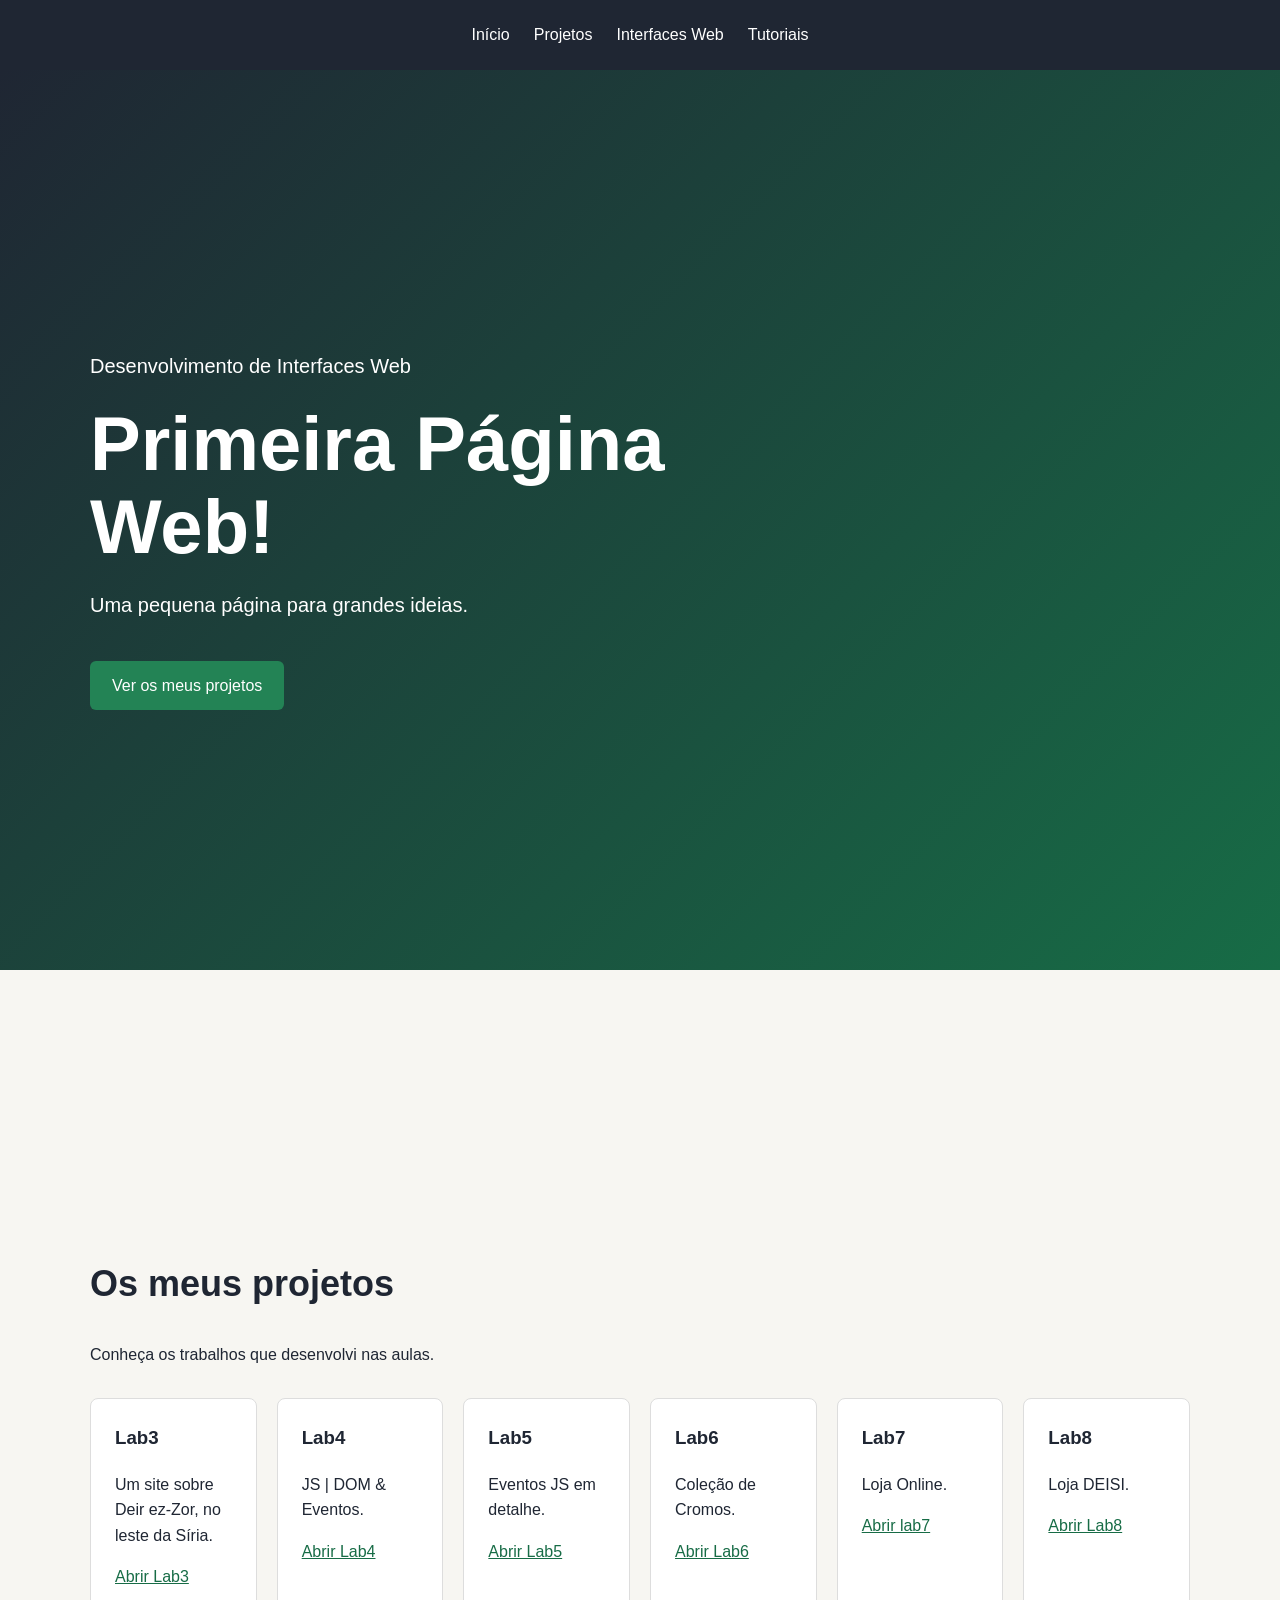
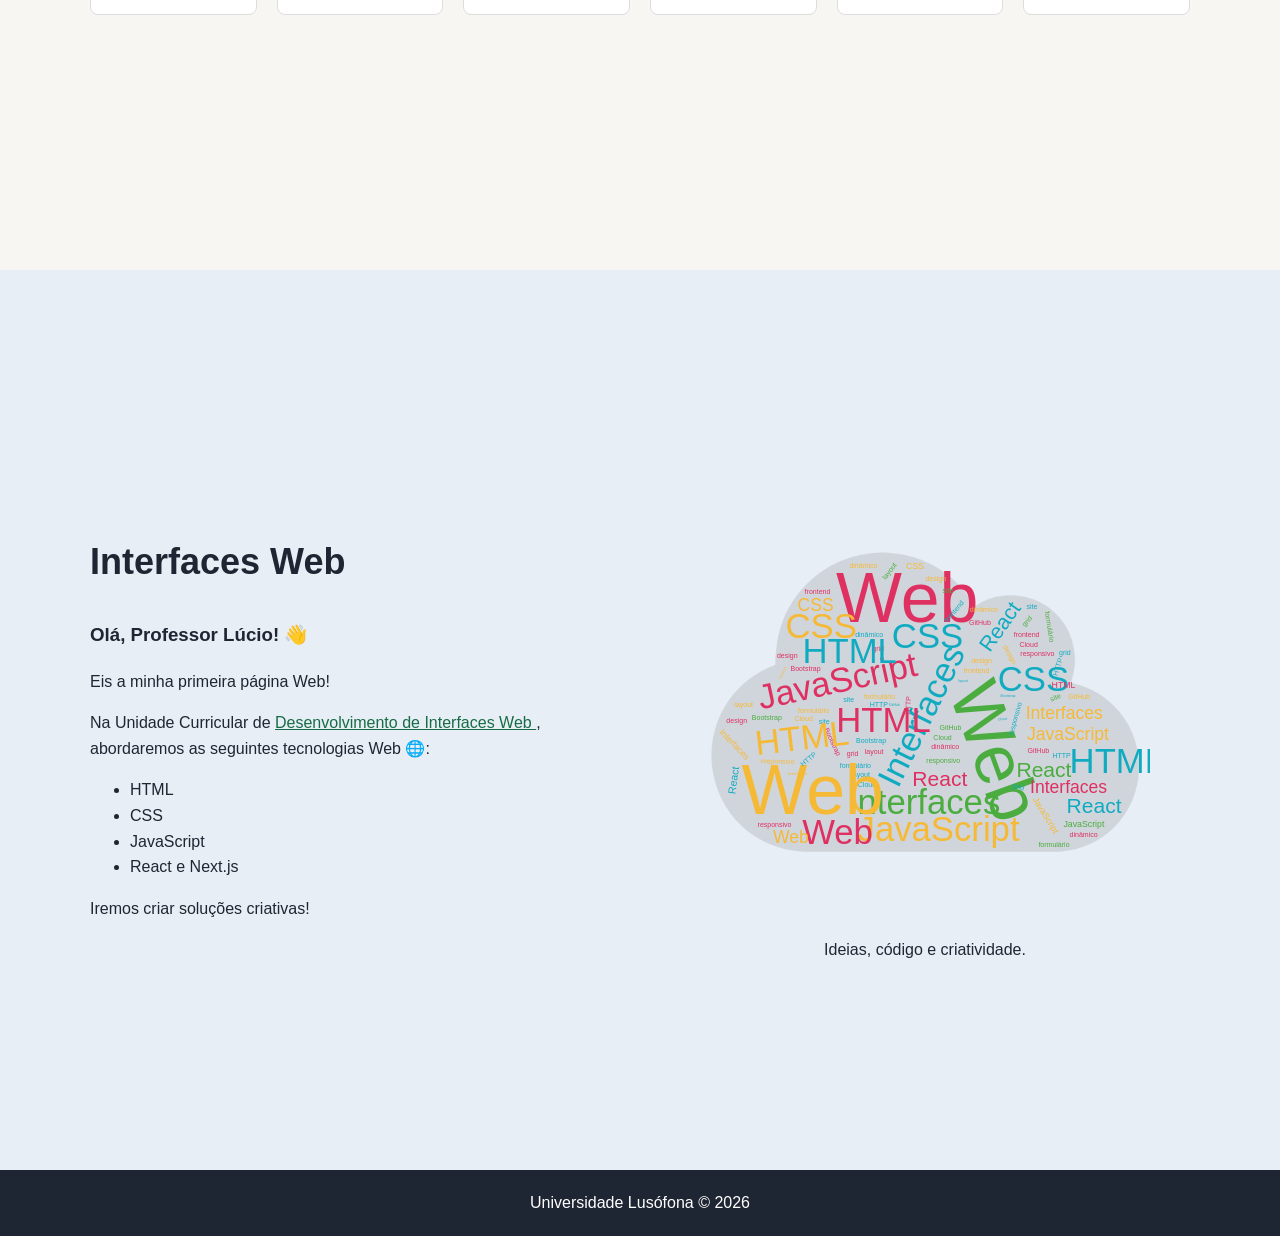
<file: index.html>
<!doctype html>
<html lang="pt">
  <head>
    <meta charset="utf-8" />
    <meta name="viewport" content="width=device-width, initial-scale=1" />
    <title>Primeira Página Web</title>
    <link rel="stylesheet" href="styles.css" />
  </head>

  <body>
    <header>
      <nav aria-label="Menu principal">
        <ul>
          <li><a href="#inicio">Início</a></li>
          <li><a href="#projetos">Projetos</a></li>
          <li><a href="#cadeira">Interfaces Web</a></li>
          <li><a href="tutoriais.html">Tutoriais</a></li>
        </ul>
      </nav>
    </header>

    <main>
      <section id="inicio">
        <div class="hero-conteudo">
          <p>Desenvolvimento de Interfaces Web</p>
          <h1>Primeira Página Web!</h1>
          <p>Uma pequena página para grandes ideias.</p>
          <a class="botao" href="#projetos">Ver os meus projetos</a>
        </div>
      </section>

      <section id="projetos">
        <div class="container">
          <h2>Os meus projetos</h2>
          <p>Conheça os trabalhos que desenvolvi nas aulas.</p>

          <div class="projetos-lista">
            <article class="projeto">
              <h3>Lab3</h3>
              <p>Um site sobre Deir ez-Zor, no leste da Síria.</p>
              <a href="lab3/index.html">Abrir Lab3</a>
            </article>

            <article class="projeto">
              <h3>Lab4</h3>
              <p>JS | DOM &amp; Eventos.</p>
              <a href="lab4/index.html">Abrir Lab4</a>
            </article>

            <article class="projeto">
              <h3>Lab5</h3>
              <p>Eventos JS em detalhe.</p>
              <a href="lab5/index.html">Abrir Lab5</a>
            </article>

            <article class="projeto">
              <h3>Lab6</h3>
              <p>Coleção de Cromos.</p>
              <a href="lab6/index.html">Abrir Lab6</a>
            </article>

            <article class="projeto">
              <h3>Lab7</h3>
              <p>Loja Online.</p>
              <a href="lab7/index.html">Abrir lab7</a>
            </article>

            <article class="projeto">
              <h3>Lab8</h3>
              <p>Loja DEISI.</p>
              <a href="lab8/index.html">Abrir Lab8</a>
            </article>
          </div>
        </div>
      </section>

      <section id="cadeira">
        <div class="container disciplina">
          <div class="disciplina-texto">
            <h2>Interfaces Web</h2>
            <h3>Olá, Professor Lúcio! 👋</h3>
            <p>Eis a minha primeira página Web!</p>
            <p>
              Na Unidade Curricular de
              <a
                href="https://moodle.ensinolusofona.pt/course/view.php?id=11232"
              >
                Desenvolvimento de Interfaces Web </a
              >, abordaremos as seguintes tecnologias Web &#127760;:
            </p>
            <ul>
              <li>HTML</li>
              <li>CSS</li>
              <li>JavaScript</li>
              <li>React e Next.js</li>
            </ul>
            <p>Iremos criar soluções criativas!</p>
          </div>

          <figure>
            <img src="images/diw.svg" alt="Desenvolvimento de Interfaces Web" />
            <figcaption>Ideias, código e criatividade.</figcaption>
          </figure>
        </div>
      </section>
    </main>

    <footer>
      <p>Universidade Lusófona © 2026</p>
    </footer>
  </body>
</html>
</file>
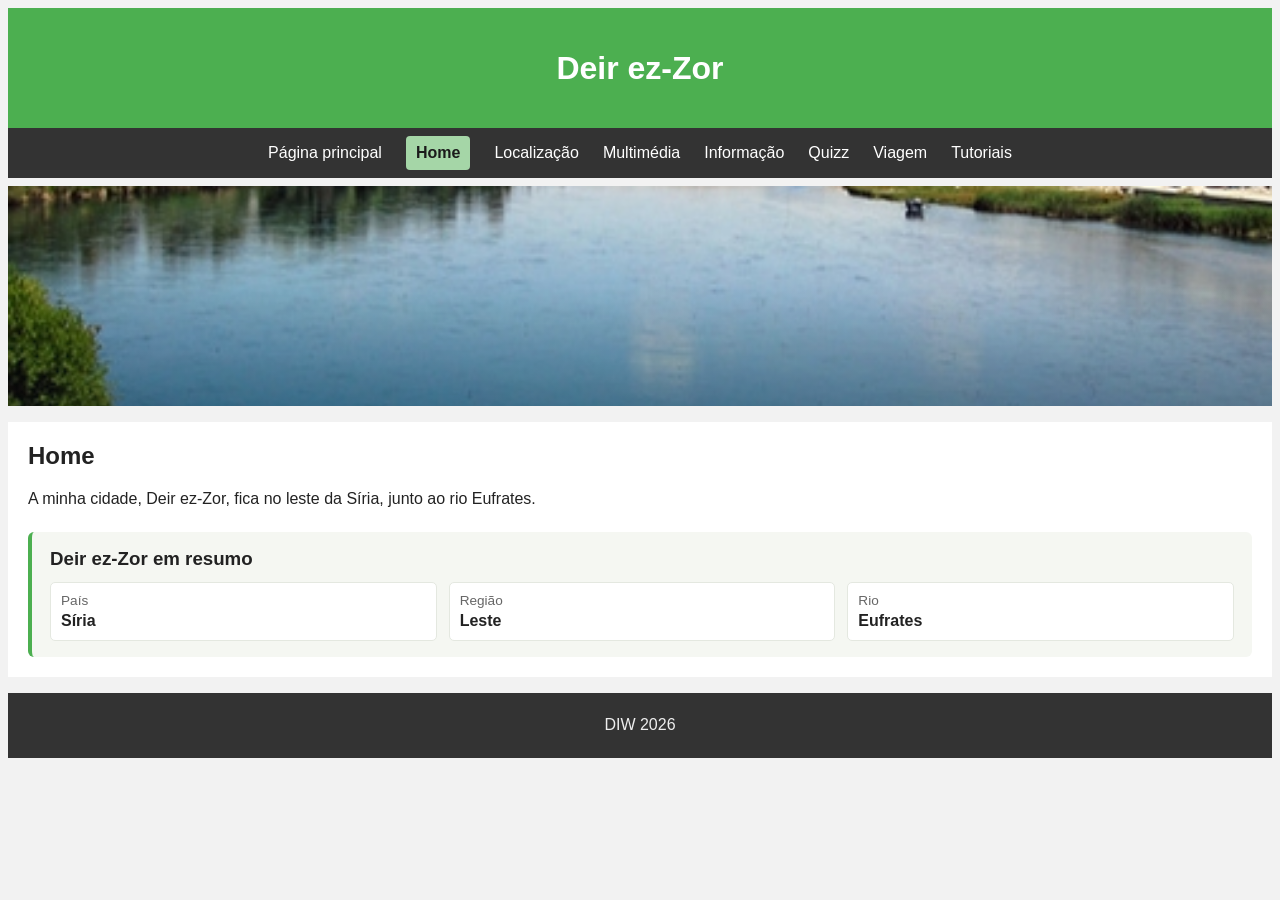
<file: lab3/index.html>
<!doctype html>
<html lang="pt">
  <head>
    <meta charset="UTF-8" />
    <meta name="viewport" content="width=device-width, initial-scale=1.0" />
    <title>Home | Deir ez-Zor</title>
    <link rel="stylesheet" href="styles.css" />
  </head>

  <body>
    <header>
      <h1>Deir ez-Zor</h1>
    </header>

    <nav aria-label="Menu principal">
      <a href="../index.html">Página principal</a>
      <a href="index.html" aria-current="page">Home</a>
      <a href="local.html">Localização</a>
      <a href="multimedia.html">Multimédia</a>
      <a href="info.html">Informação</a>
      <a href="quizz.html">Quizz</a>
      <a href="viagem.html">Viagem</a>
      <a href="../tutoriais.html">Tutoriais</a>
    </nav>

    <div
      class="imagens"
      role="img"
      aria-label="Vista fotográfica do rio Eufrates em Deir ez-Zor"
    ></div>

    <main>
      <h2>Home</h2>
      <p>
        A minha cidade, Deir ez-Zor, fica no leste da Síria, junto ao rio
        Eufrates.
      </p>
      <section class="factos-rapidos" aria-label="Deir ez-Zor em resumo">
        <h3>Deir ez-Zor em resumo</h3>
        <dl>
          <div>
            <dt>País</dt>
            <dd>Síria</dd>
          </div>
          <div>
            <dt>Região</dt>
            <dd>Leste</dd>
          </div>
          <div>
            <dt>Rio</dt>
            <dd>Eufrates</dd>
          </div>
        </dl>
      </section>
    </main>

    <footer>
      <p>DIW 2026</p>
    </footer>
  </body>
</html>
</file>
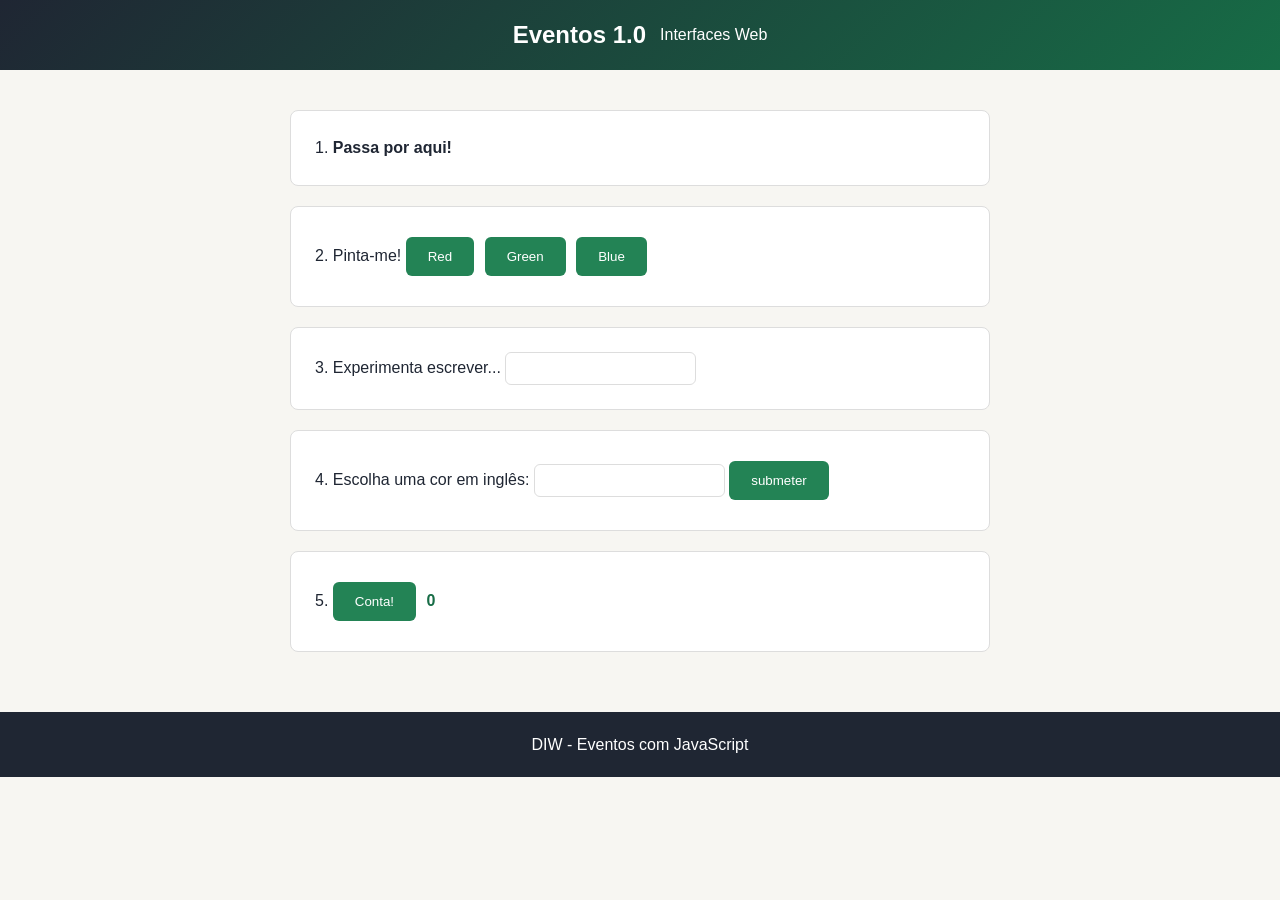
<file: lab4/index.html>
<!doctype html>
<html lang="pt">
  <head>
    <meta charset="utf-8" />
    <meta name="viewport" content="width=device-width, initial-scale=1" />
    <title>Lab4 - Eventos 1.0</title>
    <link rel="stylesheet" href="css/style.css" />
  </head>

  <body>
    <header>
      <h1>Eventos 1.0</h1>
      <p>Interfaces Web</p>
    </header>

    <main>
      <ol>
        <li>
          <span id="passa" onmouseover="passou()" onmouseout="saiu()"
            >Passa por aqui!</span
          >
        </li>

        <li id="linha2">
          Pinta-me!
          <button type="button" onclick="pintar('red')">Red</button>
          <button type="button" onclick="pintar('green')">Green</button>
          <button type="button" onclick="pintar('blue')">Blue</button>
        </li>

        <li>
          <label for="texto">Experimenta escrever...</label>
          <input type="text" id="texto" onkeydown="mudarCor()" />
        </li>

        <li>
          <label for="cor">Escolha uma cor em inglês:</label>
          <input type="text" id="cor" />
          <button type="button" onclick="mudarFundo()">submeter</button>
        </li>

        <li>
          <button type="button" onclick="contar()">Conta!</button>
          <span id="contador">0</span>
        </li>
      </ol>
    </main>

    <footer>
      <p>DIW - Eventos com JavaScript</p>
    </footer>

    <script src="scripts/main.js"></script>
  </body>
</html>
</file>
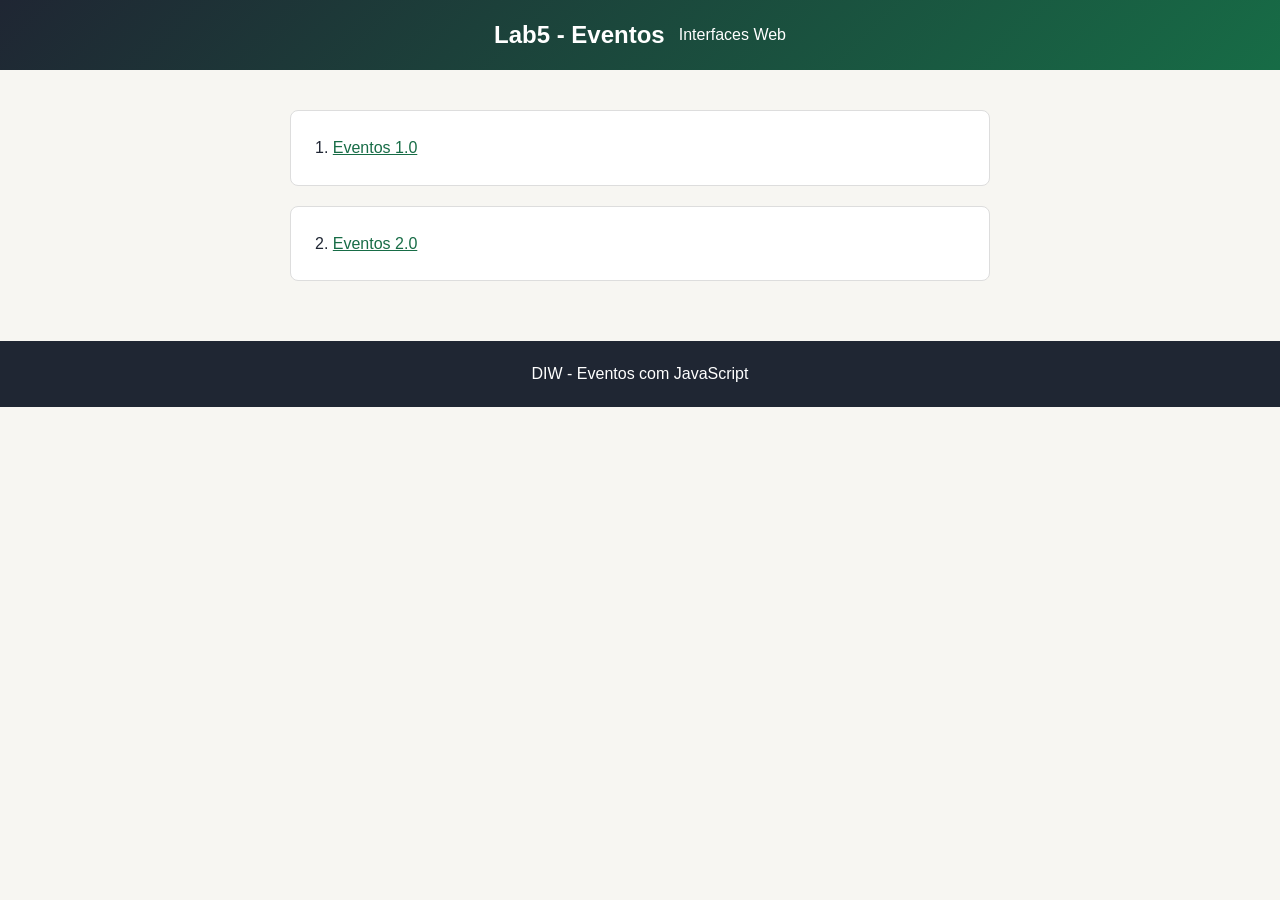
<file: lab5/index.html>
<!doctype html>
<html lang="pt">
  <head>
    <meta charset="utf-8" />
    <meta name="viewport" content="width=device-width, initial-scale=1" />
    <title>Lab5 - Eventos</title>
    <link rel="stylesheet" href="css/style.css" />
  </head>

  <body>
    <header>
      <h1>Lab5 - Eventos</h1>
      <p>Interfaces Web</p>
    </header>

    <main>
      <ol>
        <li><a href="eventos1.0/index.html">Eventos 1.0</a></li>
        <li><a href="eventos2.0/index.html">Eventos 2.0</a></li>
      </ol>
    </main>

    <footer>
      <p>DIW - Eventos com JavaScript</p>
    </footer>
  </body>
</html>
</file>
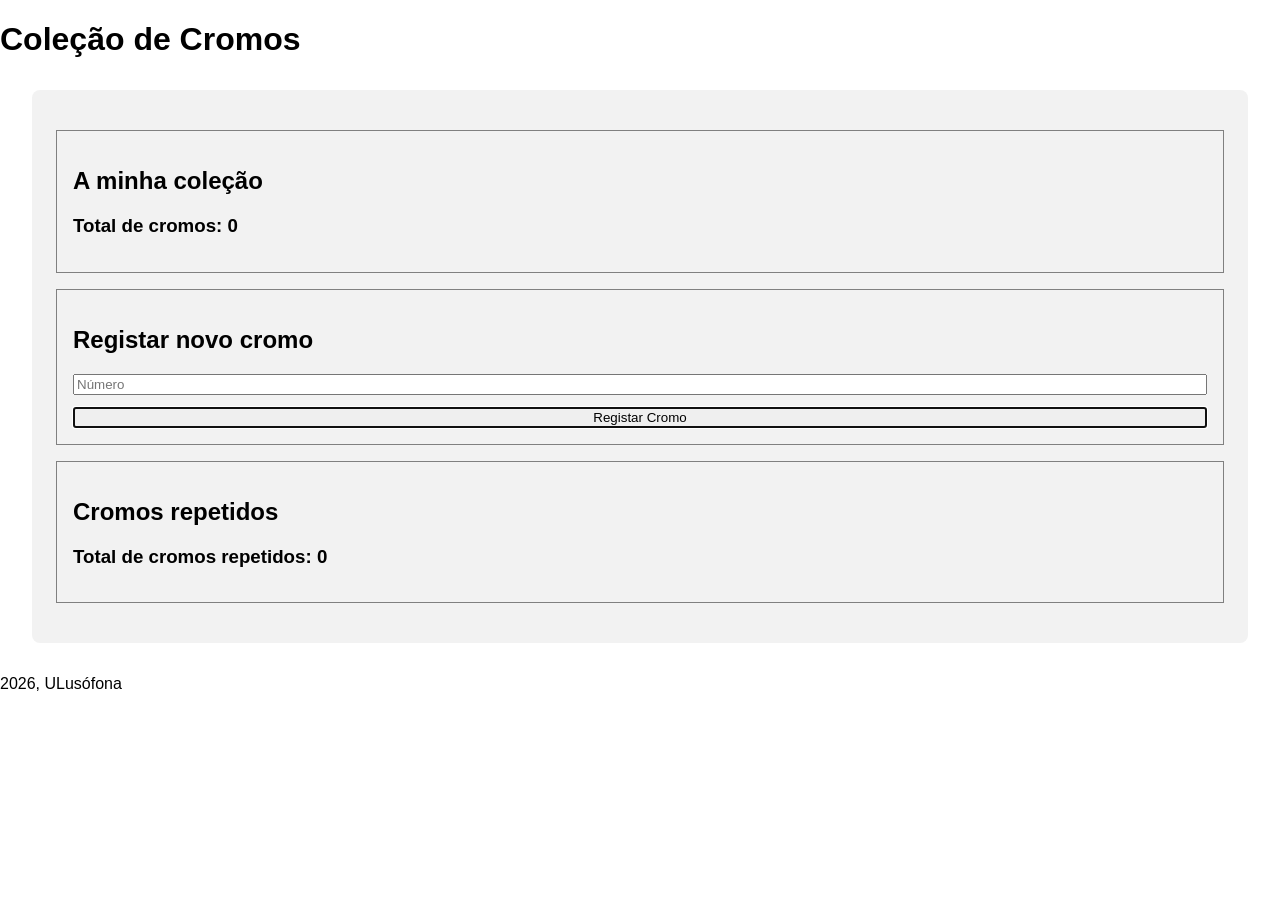
<file: lab6/index.html>
<!doctype html>
<html lang="pt-PT">
  <head>
    <meta charset="UTF-8" />
    <meta name="viewport" content="width=device-width, initial-scale=1.0" />
    <title>Cromos</title>
    <link rel="stylesheet" href="css/style.css" />
  </head>

  <body>
    <header>
      <h1>Coleção de Cromos</h1>
    </header>

    <main>
      <section id="colecao">
        <h2>A minha coleção</h2>
        <ul></ul>
        <h3>Total de cromos: <span>0</span></h3>
      </section>

      <section>
        <h2>Registar novo cromo</h2>
        <form>
          <input type="number" placeholder="Número" min="1" step="1" required />
          <button type="submit" autofocus>Registar Cromo</button>
        </form>
      </section>

      <section id="repetidos">
        <h2>Cromos repetidos</h2>
        <ul></ul>
        <h3>Total de cromos repetidos: <span>0</span></h3>
      </section>
    </main>

    <footer>2026, ULusófona</footer>

    <script src="script/script.js"></script>
  </body>
</html>
</file>
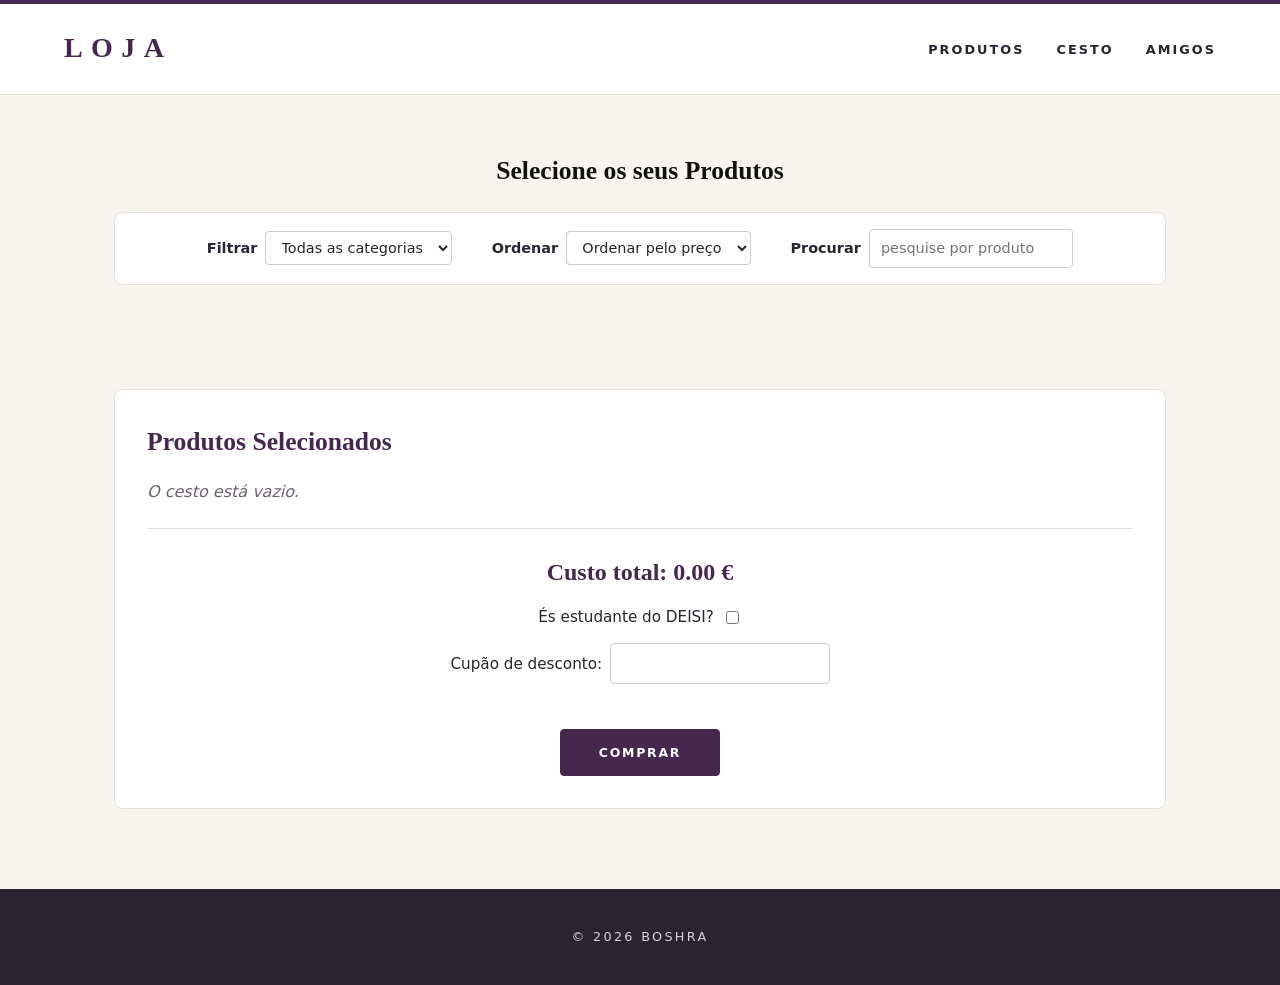
<file: lab8/index.html>
<!doctype html>
<html lang="pt">
  <head>
    <meta charset="UTF-8" />
    <meta name="viewport" content="width=device-width, initial-scale=1.0" />
    <title>Loja</title>
    <link rel="stylesheet" href="css/styles.css" />
  </head>
  <body>
    <header>
      <h1>Loja</h1>
      <nav>
        <ul>
          <li><a href="#produtos">Produtos</a></li>
          <li><a href="cesto.html">Cesto</a></li>
          <li><a href="amigos.html">Amigos</a></li>
        </ul>
      </nav>
    </header>

    <main>
      <section id="produtos">
        <h2>Selecione os seus Produtos</h2>
        <aside class="filtros">
          <label>
            Filtrar
            <select id="filtro-categoria">
              <option value="">Todas as categorias</option>
            </select>
          </label>

          <label>
            Ordenar
            <select id="ordenar-preco">
              <option value="">Ordenar pelo preço</option>
              <option value="desc">Preço Decrescente</option>
              <option value="asc">Preço Crescente</option>
            </select>
          </label>

          <label>
            Procurar
            <input
              type="text"
              id="procurar-produto"
              placeholder="pesquise por produto"
            />
          </label>
        </aside>
        <div></div>
      </section>

      <section id="cesto">
        <h2>Produtos Selecionados</h2>
        <div id="produtos-selecionados"></div>
        <div id="checkout">
          <p id="preco-total"></p>
          <label>
            És estudante do DEISI?
            <input type="checkbox" id="estudante-deisi" />
          </label>
          <label>
            Cupão de desconto:
            <input type="text" id="cupao-desconto" />
          </label>
          <button id="botao-comprar" type="button">Comprar</button>
          <p id="valor-final"></p>
          <p id="referencia-pagamento"></p>
        </div>
      </section>
    </main>

    <footer>© 2026 Boshra</footer>
    <script src="script/script.js"></script>
  </body>
</html>
</file>
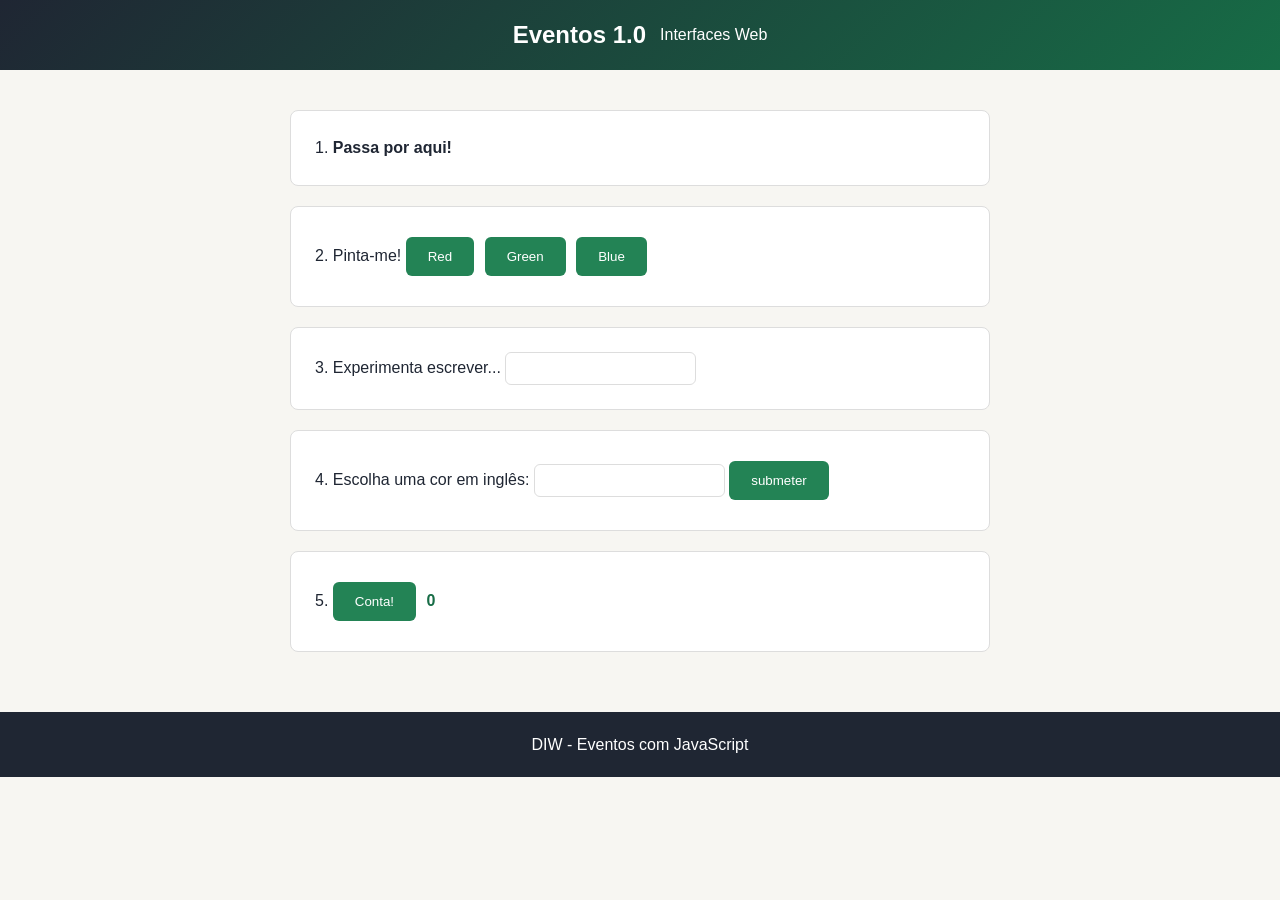
<file: lab5/eventos1.0/index.html>
<!doctype html>
<html lang="pt">
  <head>
    <meta charset="utf-8" />
    <meta name="viewport" content="width=device-width, initial-scale=1" />
    <title>Lab5 - Eventos 1.0</title>
    <link rel="stylesheet" href="../css/style.css" />
  </head>

  <body>
    <header>
      <h1>Eventos 1.0</h1>
      <p>Interfaces Web</p>
    </header>

    <main>
      <ol>
        <li>
          <span id="passa" onmouseover="passou()" onmouseout="saiu()"
            >Passa por aqui!</span
          >
        </li>

        <li id="linha2">
          Pinta-me!
          <button type="button" onclick="pintar('red')">Red</button>
          <button type="button" onclick="pintar('green')">Green</button>
          <button type="button" onclick="pintar('blue')">Blue</button>
        </li>

        <li>
          <label for="texto">Experimenta escrever...</label>
          <input type="text" id="texto" onkeydown="mudarCor()" />
        </li>

        <li>
          <label for="cor">Escolha uma cor em inglês:</label>
          <input type="text" id="cor" />
          <button type="button" onclick="mudarFundo()">submeter</button>
        </li>

        <li>
          <button type="button" onclick="contar()">Conta!</button>
          <span id="contador">0</span>
        </li>
      </ol>
    </main>

    <footer>
      <p>DIW - Eventos com JavaScript</p>
    </footer>

    <script src="scripts/main.js"></script>
  </body>
</html>
</file>
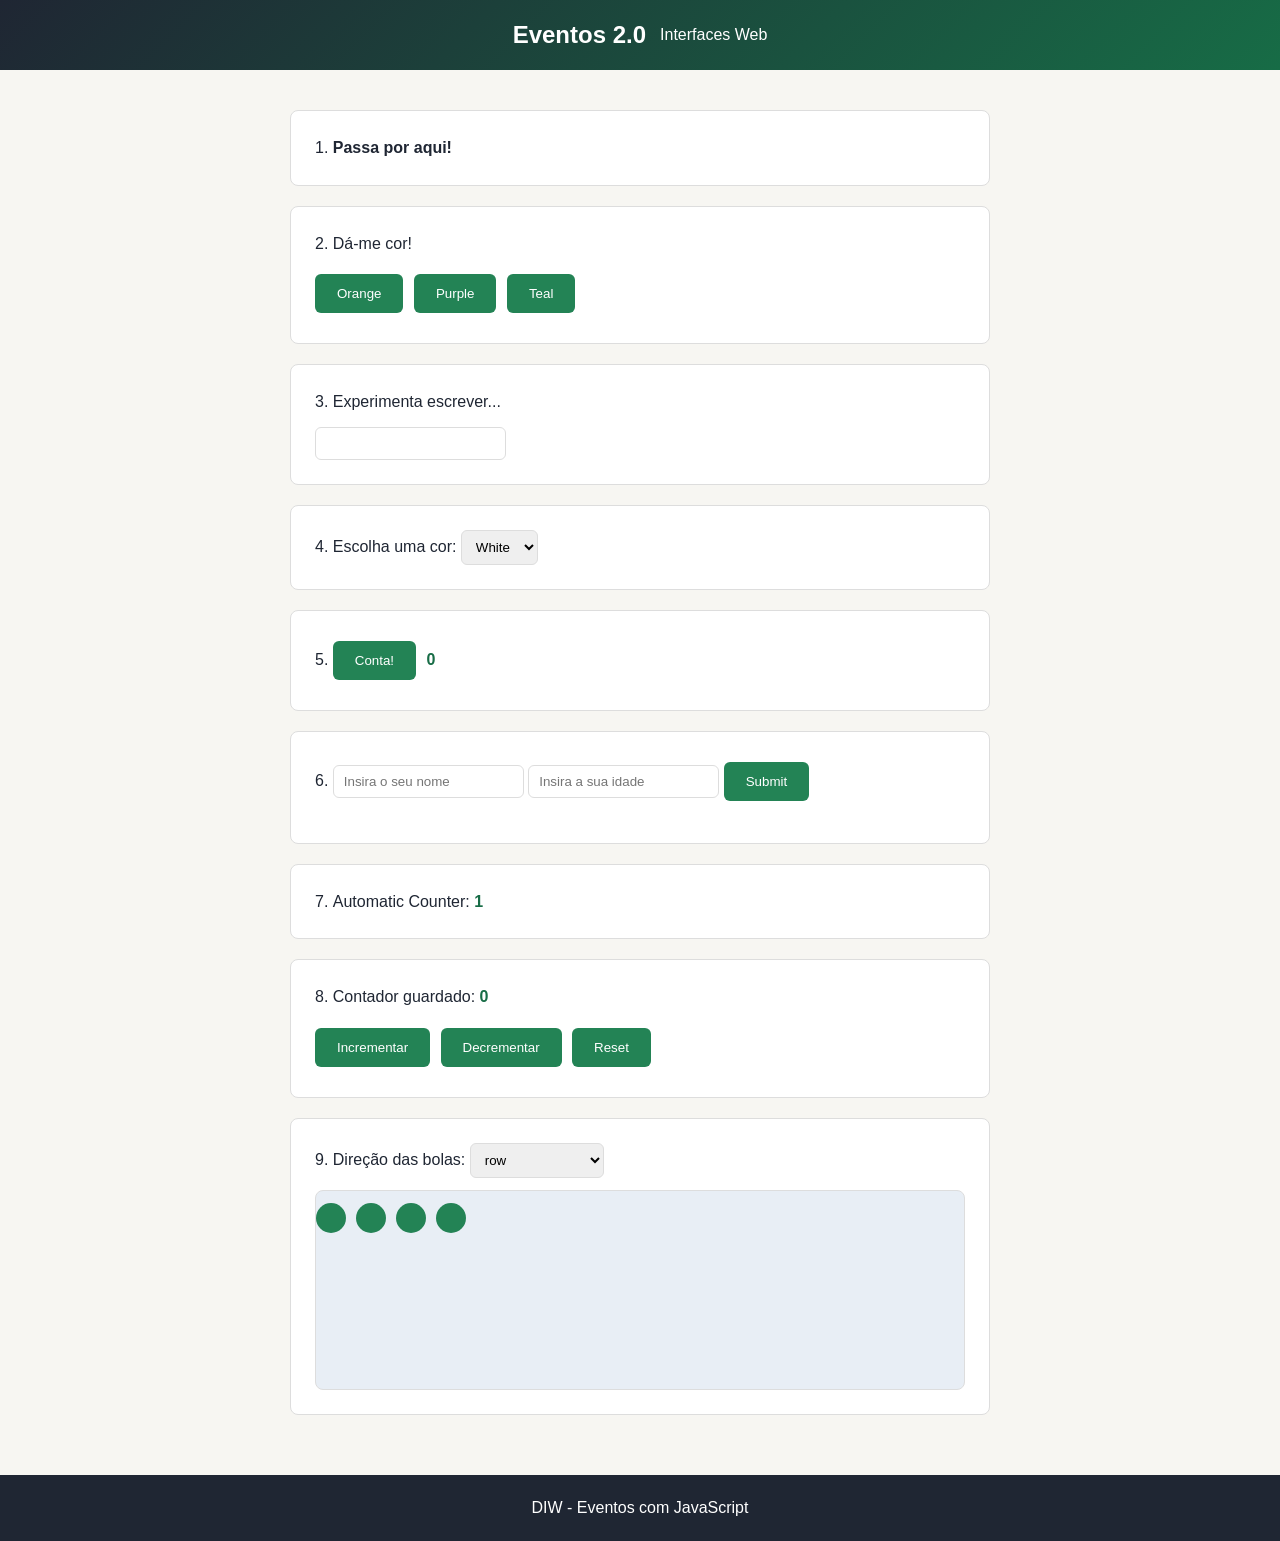
<file: lab5/eventos2.0/index.html>
<!doctype html>
<html lang="pt">
  <head>
    <meta charset="utf-8" />
    <meta name="viewport" content="width=device-width, initial-scale=1" />
    <title>Lab5 - Eventos 2.0</title>
    <link rel="stylesheet" href="../css/style.css" />
    <script src="scripts/main.js"></script>
  </head>

  <body>
    <header>
      <h1>Eventos 2.0</h1>
      <p>Interfaces Web</p>
    </header>

    <main>
      <ol>
        <li><span id="passa">Passa por aqui!</span></li>

        <li id="linha-cor">
          Dá-me cor!
          <div>
            <button type="button" class="color" data-color="orange">
              Orange
            </button>
            <button type="button" class="color" data-color="purple">
              Purple
            </button>
            <button type="button" class="color" data-color="teal">Teal</button>
          </div>
        </li>

        <li>
          <label for="texto">Experimenta escrever...</label>
          <div>
            <input type="text" id="texto" />
          </div>
        </li>

        <li>
          <label for="cor">Escolha uma cor:</label>
          <select id="cor">
            <option value="white">White</option>
            <option value="red">Red</option>
            <option value="blue">Blue</option>
          </select>
        </li>

        <li>
          <button type="button" id="conta">Conta!</button>
          <span id="contador">0</span>
        </li>

        <li>
          <form id="formulario">
            <input
              type="text"
              id="nome"
              placeholder="Insira o seu nome"
              aria-label="Nome"
            />
            <input
              type="number"
              id="idade"
              placeholder="Insira a sua idade"
              aria-label="Idade"
            />
            <button type="submit">Submit</button>
          </form>
          <p id="ola"></p>
        </li>

        <li>Automatic Counter: <span id="automatico">0</span></li>

        <li>
          Contador guardado: <span id="guardado">0</span>
          <div>
            <button type="button" id="incrementar">Incrementar</button>
            <button type="button" id="decrementar">Decrementar</button>
            <button type="button" id="reset">Reset</button>
          </div>
        </li>

        <li>
          <label for="direcao">Direção das bolas:</label>
          <select id="direcao">
            <option value="row">row</option>
            <option value="row-reverse">row-reverse</option>
            <option value="column">column</option>
            <option value="column-reverse">column-reverse</option>
          </select>
          <div id="caixa-flex">
            <div class="bola"></div>
            <div class="bola"></div>
            <div class="bola"></div>
            <div class="bola"></div>
          </div>
        </li>
      </ol>
    </main>

    <footer>
      <p>DIW - Eventos com JavaScript</p>
    </footer>
  </body>
</html>
</file>
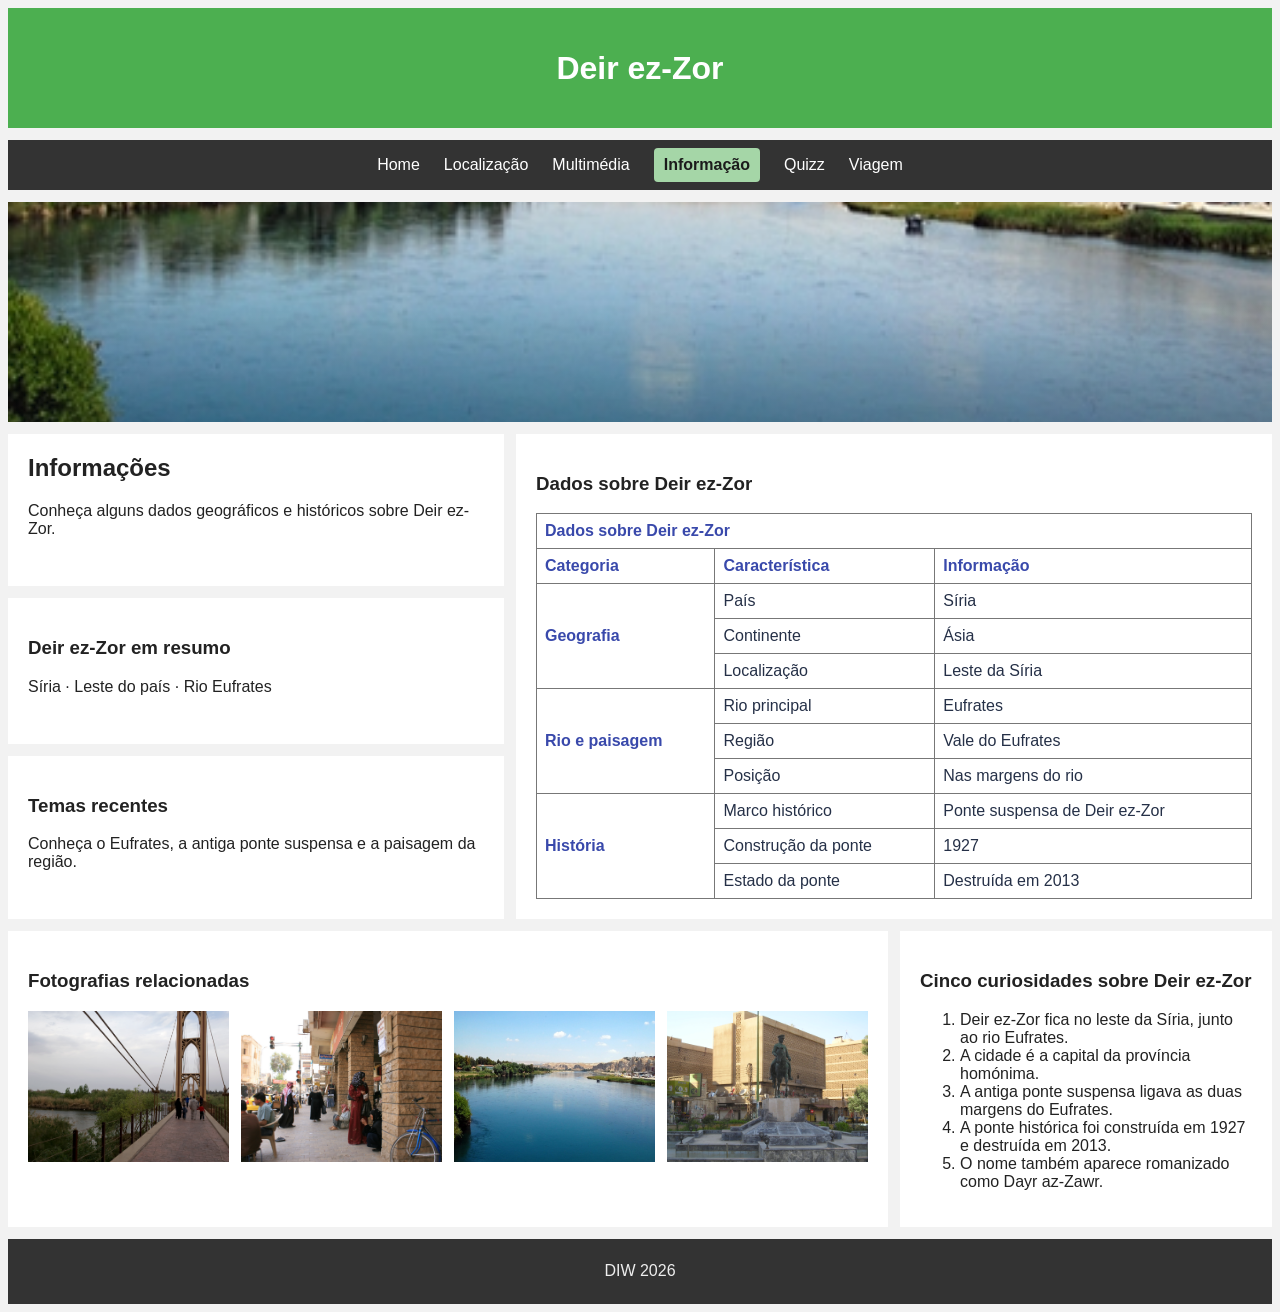
<file: lab3/info.html>
<!doctype html>
<html lang="pt">
  <head>
    <meta charset="UTF-8" />
    <meta name="viewport" content="width=device-width, initial-scale=1.0" />
    <title>Informações | Deir ez-Zor</title>
    <link rel="stylesheet" href="styles.css" />
  </head>

  <body class="pagina-info">
    <header>
      <h1>Deir ez-Zor</h1>
    </header>

    <nav aria-label="Menu principal">
      <a href="index.html">Home</a>
      <a href="local.html">Localização</a>
      <a href="multimedia.html">Multimédia</a>
      <a href="info.html" aria-current="page">Informação</a>
      <a href="quizz.html">Quizz</a>
      <a href="viagem.html">Viagem</a>
    </nav>

    <div
      class="imagens"
      role="img"
      aria-label="Vista fotográfica do rio Eufrates em Deir ez-Zor"
    ></div>

    <main>
      <section class="bloco hero-info">
        <h2>Informações</h2>
        <p>Conheça alguns dados geográficos e históricos sobre Deir ez-Zor.</p>
      </section>

      <section class="bloco conteudo-principal">
        <h3>Dados sobre Deir ez-Zor</h3>

        <table>
          <thead>
            <tr>
              <th colspan="3" scope="col">Dados sobre Deir ez-Zor</th>
            </tr>
            <tr>
              <th scope="col">Categoria</th>
              <th scope="col">Característica</th>
              <th scope="col">Informação</th>
            </tr>
          </thead>

          <tbody>
            <tr>
              <th rowspan="3" scope="rowgroup">Geografia</th>
              <td>País</td>
              <td>Síria</td>
            </tr>
            <tr>
              <td>Continente</td>
              <td>Ásia</td>
            </tr>
            <tr>
              <td>Localização</td>
              <td>Leste da Síria</td>
            </tr>
            <tr>
              <th rowspan="3" scope="rowgroup">Rio e paisagem</th>
              <td>Rio principal</td>
              <td>Eufrates</td>
            </tr>
            <tr>
              <td>Região</td>
              <td>Vale do Eufrates</td>
            </tr>
            <tr>
              <td>Posição</td>
              <td>Nas margens do rio</td>
            </tr>
            <tr>
              <th rowspan="3" scope="rowgroup">História</th>
              <td>Marco histórico</td>
              <td>Ponte suspensa de Deir ez-Zor</td>
            </tr>
            <tr>
              <td>Construção da ponte</td>
              <td>1927</td>
            </tr>
            <tr>
              <td>Estado da ponte</td>
              <td>Destruída em 2013</td>
            </tr>
          </tbody>
        </table>
      </section>

      <aside class="bloco barra-lateral" aria-label="Resumo de Deir ez-Zor">
        <h3>Deir ez-Zor em resumo</h3>
        <p>Síria · Leste do país · Rio Eufrates</p>
      </aside>

      <section class="bloco recentes">
        <h3>Temas recentes</h3>
        <p>
          Conheça o Eufrates, a antiga ponte suspensa e a paisagem da região.
        </p>
      </section>

      <section class="bloco imagens-relacionadas">
        <h3>Fotografias relacionadas</h3>

        <div class="galeria">
          <img
            src="images/Deir_Ez-Zor_suspension_bridge9903.jpg"
            alt="Ponte suspensa histórica sobre o Eufrates"
            loading="lazy"
            decoding="async"
          />
          <img
            src="images/Deir_ez_zor.jpg"
            alt="Rua de Deir ez-Zor"
            loading="lazy"
            decoding="async"
          />
          <img
            src="images/Deir_Ez-Zor_Euphrates_9909.jpg"
            alt="Vista do rio Eufrates em Deir ez-Zor"
            loading="lazy"
            decoding="async"
          />
          <img
            src="images/Deir_ez-Zour-March8Square_front.jpg"
            alt="Estátua na Praça 8 de Março"
            loading="lazy"
            decoding="async"
          />
        </div>
      </section>

      <aside
        class="bloco curiosidades"
        aria-label="Curiosidades sobre Deir ez-Zor"
      >
        <h3>Cinco curiosidades sobre Deir ez-Zor</h3>
        <ol>
          <li>Deir ez-Zor fica no leste da Síria, junto ao rio Eufrates.</li>
          <li>A cidade é a capital da província homónima.</li>
          <li>A antiga ponte suspensa ligava as duas margens do Eufrates.</li>
          <li>A ponte histórica foi construída em 1927 e destruída em 2013.</li>
          <li>O nome também aparece romanizado como Dayr az-Zawr.</li>
        </ol>
      </aside>
    </main>

    <footer>
      <p>DIW 2026</p>
    </footer>
  </body>
</html>
</file>
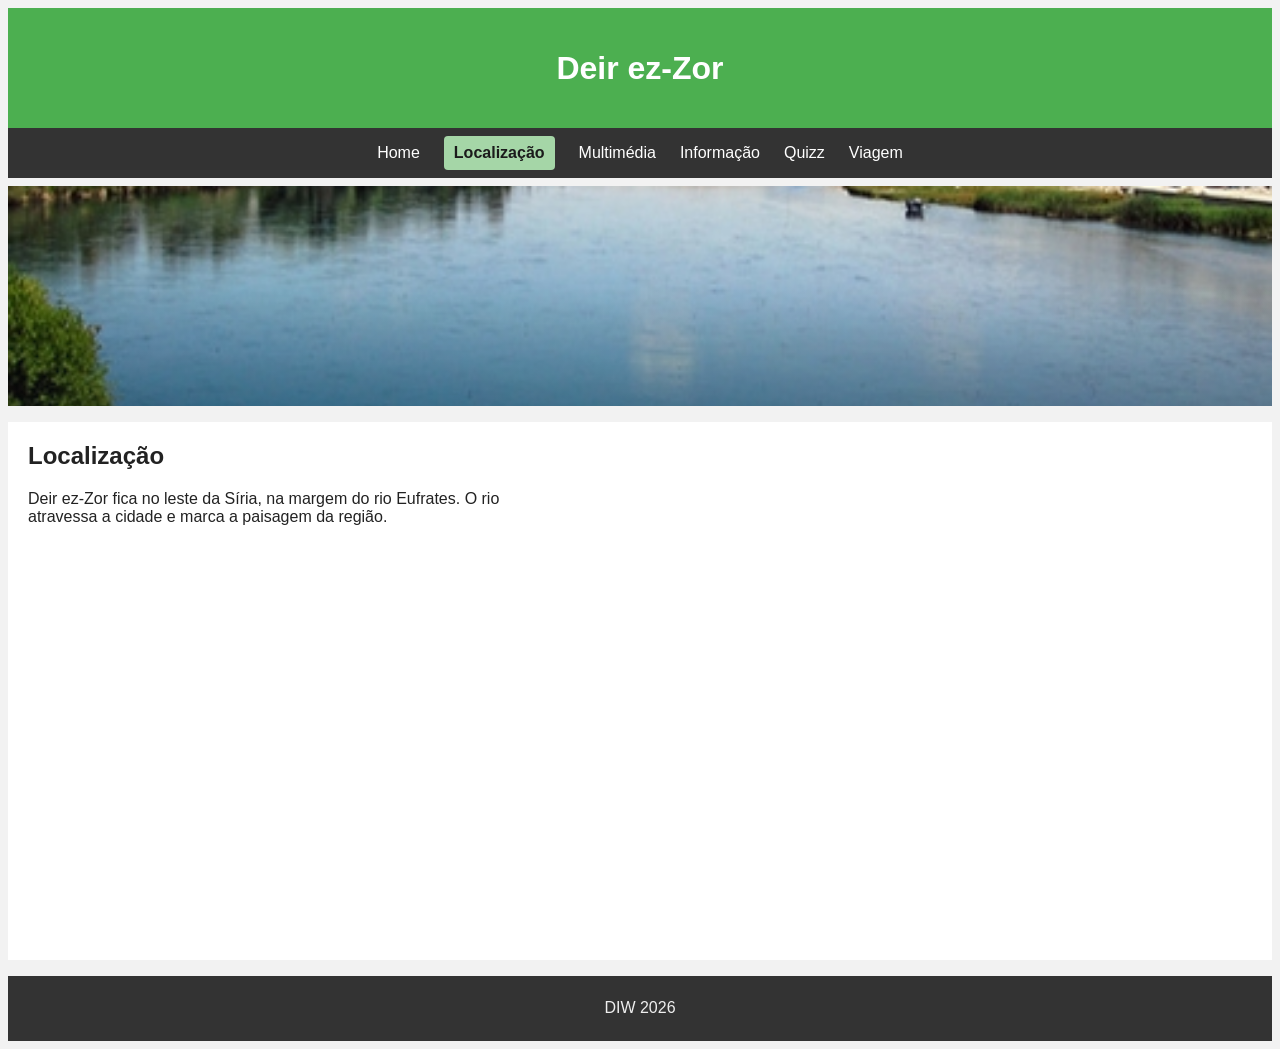
<file: lab3/local.html>
<!doctype html>
<html lang="pt">
  <head>
    <meta charset="UTF-8" />
    <meta name="viewport" content="width=device-width, initial-scale=1.0" />
    <title>Localização | Deir ez-Zor</title>
    <link rel="stylesheet" href="styles.css" />
  </head>

  <body class="pagina-localizacao">
    <header>
      <h1>Deir ez-Zor</h1>
    </header>

    <nav aria-label="Menu principal">
      <a href="index.html">Home</a>
      <a href="local.html" aria-current="page">Localização</a>
      <a href="multimedia.html">Multimédia</a>
      <a href="info.html">Informação</a>
      <a href="quizz.html">Quizz</a>
      <a href="viagem.html">Viagem</a>
    </nav>

    <div
      class="imagens"
      role="img"
      aria-label="Vista fotográfica do rio Eufrates em Deir ez-Zor"
    ></div>

    <main>
      <h2>Localização</h2>

      <div class="localizacao-conteudo">
        <p>
          Deir ez-Zor fica no leste da Síria, na margem do rio Eufrates. O rio
          atravessa a cidade e marca a paisagem da região.
        </p>

        <iframe
          src="https://www.google.com/maps?q=Deir+ez-Zor%2C+Syria&output=embed"
          width="600"
          height="450"
          allowfullscreen
          loading="lazy"
          referrerpolicy="strict-origin-when-cross-origin"
          title="Mapa de Deir ez-Zor, Síria"
        >
        </iframe>
      </div>
    </main>

    <footer>
      <p>DIW 2026</p>
    </footer>
  </body>
</html>
</file>
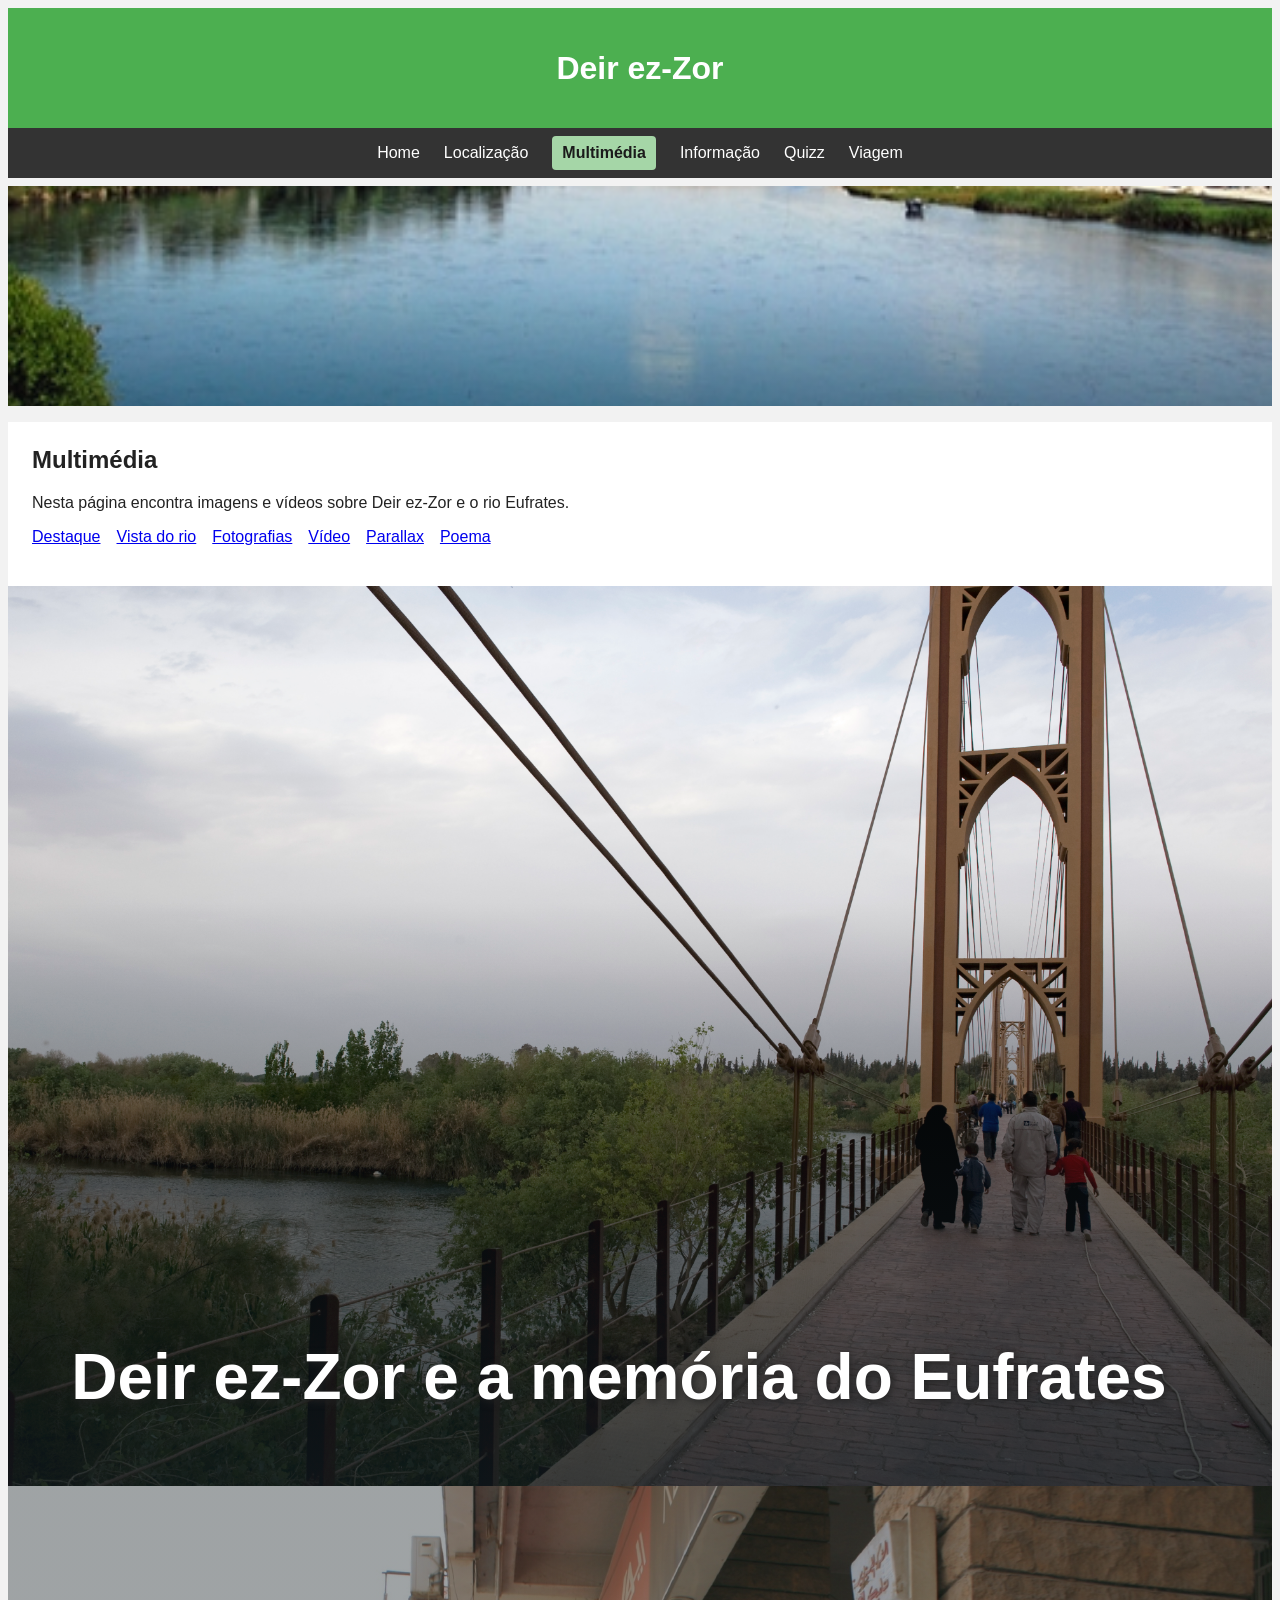
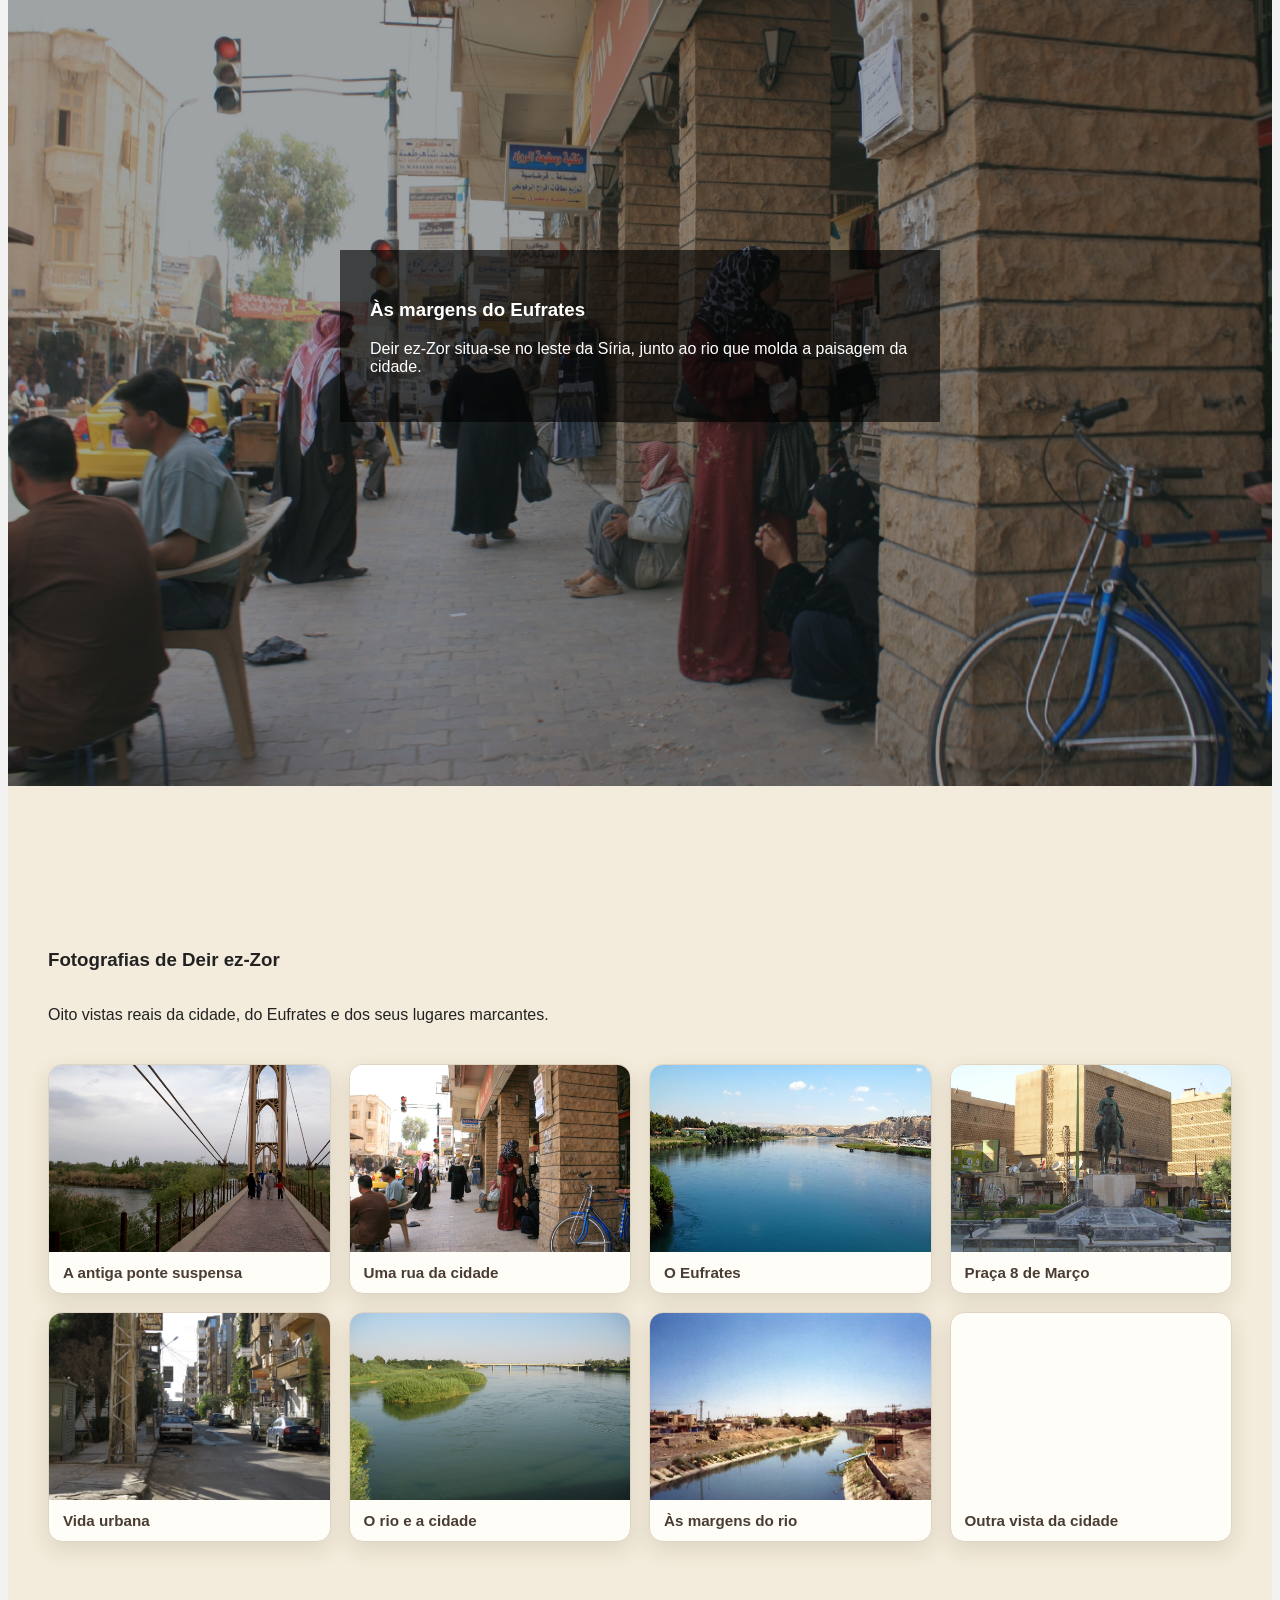
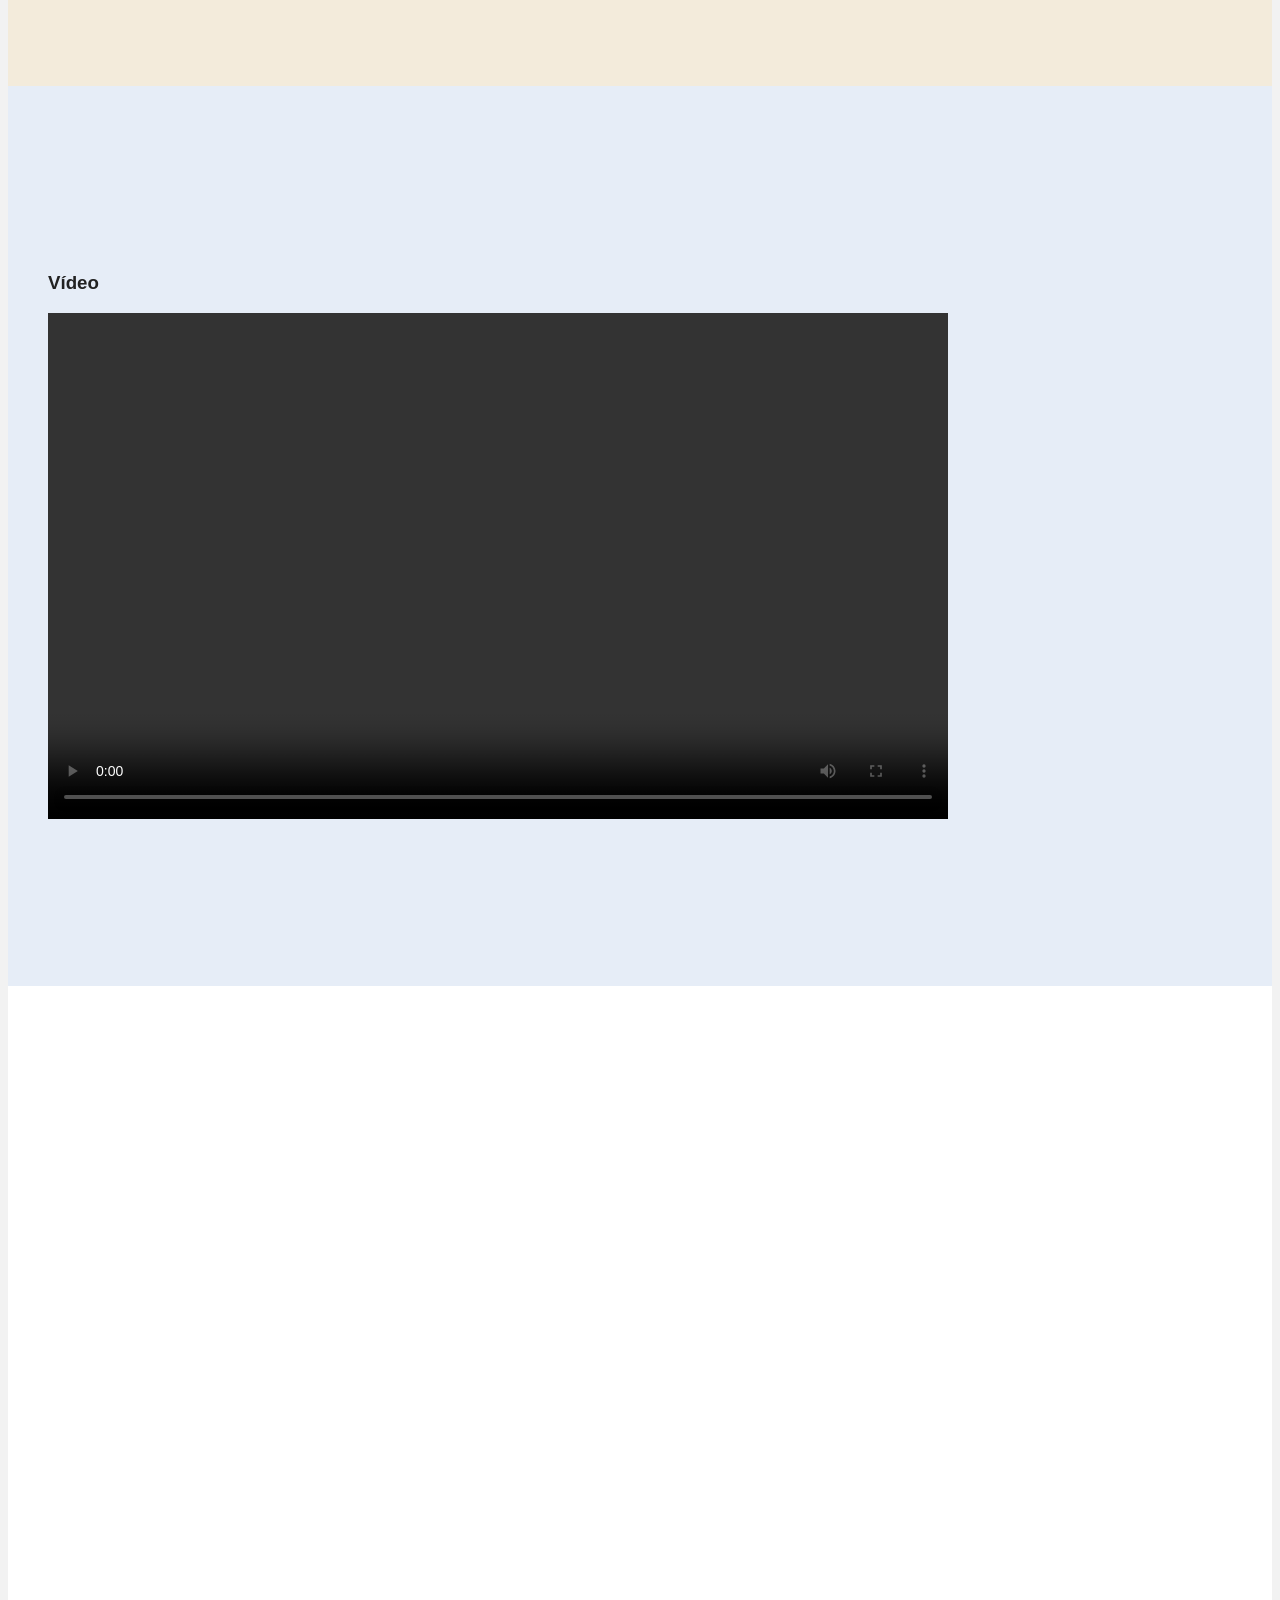
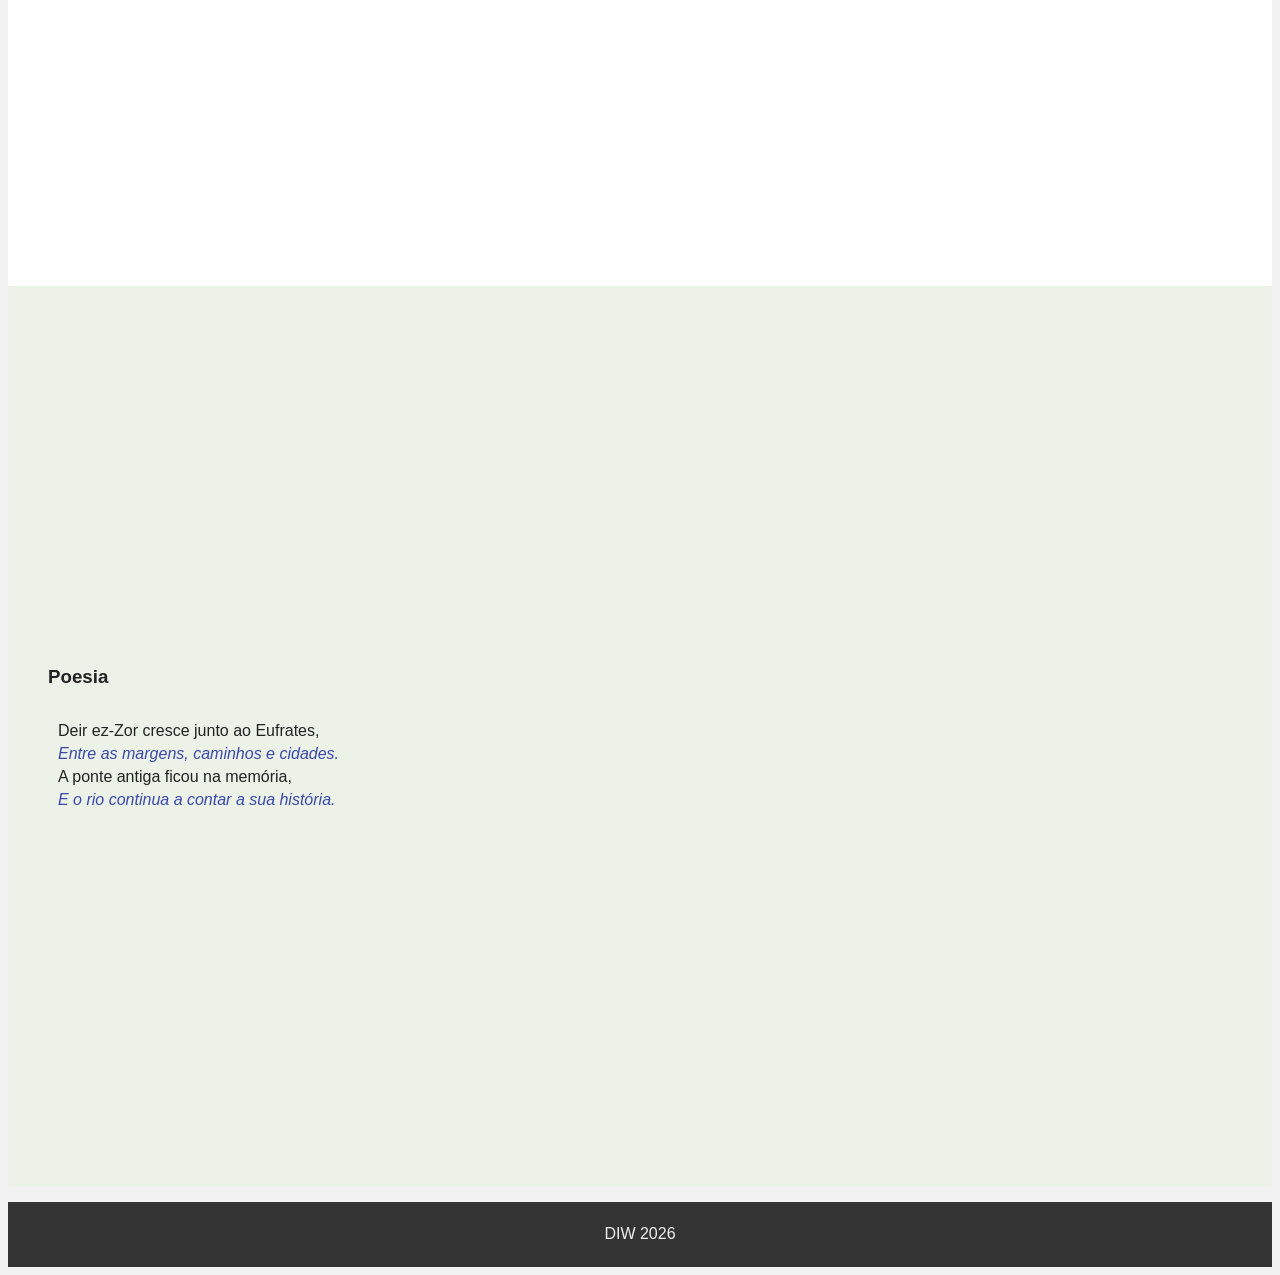
<file: lab3/multimedia.html>
<!doctype html>
<html lang="pt">
  <head>
    <meta charset="UTF-8" />
    <meta name="viewport" content="width=device-width, initial-scale=1.0" />
    <title>Multimédia | Deir ez-Zor</title>
    <link rel="stylesheet" href="styles.css" />
  </head>

  <body class="pagina-multimedia">
    <header>
      <h1>Deir ez-Zor</h1>
    </header>

    <nav aria-label="Menu principal">
      <a href="index.html">Home</a>
      <a href="local.html">Localização</a>
      <a href="multimedia.html" aria-current="page">Multimédia</a>
      <a href="info.html">Informação</a>
      <a href="quizz.html">Quizz</a>
      <a href="viagem.html">Viagem</a>
    </nav>

    <div
      class="imagens"
      role="img"
      aria-label="Vista fotográfica do rio Eufrates em Deir ez-Zor"
    ></div>

    <main class="multimedia-main">
      <div class="introducao">
        <h2>Multimédia</h2>
        <p>
          Nesta página encontra imagens e vídeos sobre Deir ez-Zor e o rio
          Eufrates.
        </p>

        <p class="atalhos">
          <a href="#destaque">Destaque</a>
          <a href="#video-fundo">Vista do rio</a>
          <a href="#ilustracoes">Fotografias</a>
          <a href="#video">Vídeo</a>
          <a href="#parallax">Parallax</a>
          <a href="#poema">Poema</a>
        </p>
      </div>

      <section class="secao destaque">
        <div
          class="arte-destaque"
          role="img"
          aria-label="Fotografia da ponte suspensa sobre o Eufrates"
        ></div>
        <h3 id="destaque">Deir ez-Zor e a memória do Eufrates</h3>
      </section>

      <section class="secao secao-video-fundo">
        <div class="video-conteudo">
          <h3 id="video-fundo">Às margens do Eufrates</h3>
          <p>
            Deir ez-Zor situa-se no leste da Síria, junto ao rio que molda a
            paisagem da cidade.
          </p>
        </div>
      </section>

      <section class="secao secao-fotografias">
        <h3 id="ilustracoes">Fotografias de Deir ez-Zor</h3>
        <p>
          Oito vistas reais da cidade, do Eufrates e dos seus lugares marcantes.
        </p>

        <div class="fotografias">
          <figure>
            <img
              src="images/Deir_Ez-Zor_suspension_bridge9903.jpg"
              alt="Ponte suspensa histórica sobre o Eufrates"
              loading="lazy"
              decoding="async"
            />
            <figcaption>A antiga ponte suspensa</figcaption>
          </figure>
          <figure>
            <img
              src="images/Deir_ez_zor.jpg"
              alt="Rua de Deir ez-Zor"
              loading="lazy"
              decoding="async"
            />
            <figcaption>Uma rua da cidade</figcaption>
          </figure>
          <figure>
            <img
              src="images/Deir_Ez-Zor_Euphrates_9909.jpg"
              alt="O rio Eufrates em Deir ez-Zor"
              loading="lazy"
              decoding="async"
            />
            <figcaption>O Eufrates</figcaption>
          </figure>
          <figure>
            <img
              src="images/Deir_ez-Zour-March8Square_front.jpg"
              alt="Estátua e edifícios na Praça 8 de Março"
              loading="lazy"
              decoding="async"
            />
            <figcaption>Praça 8 de Março</figcaption>
          </figure>
          <figure>
            <img
              src="images/Street_in_Deir_Ez_Zor_-_panoramio.jpg"
              alt="Rua residencial de Deir ez-Zor"
              loading="lazy"
              decoding="async"
            />
            <figcaption>Vida urbana</figcaption>
          </figure>
          <figure>
            <img
              src="images/EuphratesDeirEzZour.jpg"
              alt="O Eufrates e a sua margem urbana em Deir ez-Zor"
              loading="lazy"
              decoding="async"
            />
            <figcaption>O rio e a cidade</figcaption>
          </figure>
          <figure>
            <img
              src="images/Deir-ez-zor331.jpg"
              alt="Paisagem ribeirinha em Deir ez-Zor"
              loading="lazy"
              decoding="async"
            />
            <figcaption>Às margens do rio</figcaption>
          </figure>
          <figure>
            <img
              src="images/Deir-ez-zor332.jpg"
              alt="Outra vista urbana junto ao Eufrates"
              loading="lazy"
              decoding="async"
            />
            <figcaption>Outra vista da cidade</figcaption>
          </figure>
        </div>
      </section>

      <section class="secao secao-video">
        <h3 id="video">Vídeo</h3>

        <video
          class="video"
          controls
          preload="metadata"
          aria-label="História do Rio Eufrates"
        >
          <source src="videos/História do Rio Eufrates.mp4" type="video/mp4" />
          O seu navegador não suporta a reprodução de vídeo HTML5.
        </video>
      </section>

      <section class="secao secao-parallax">
        <h3 id="parallax">Deir ez-Zor, uma cidade junto ao Eufrates</h3>
      </section>

      <section class="secao secao-poema">
        <h3 id="poema">Poesia</h3>

        <div class="poema">
          <p>Deir ez-Zor cresce junto ao Eufrates,</p>
          <p>Entre as margens, caminhos e cidades.</p>
          <p>A ponte antiga ficou na memória,</p>
          <p>E o rio continua a contar a sua história.</p>
        </div>
      </section>
    </main>

    <footer>
      <p>DIW 2026</p>
    </footer>
  </body>
</html>
</file>
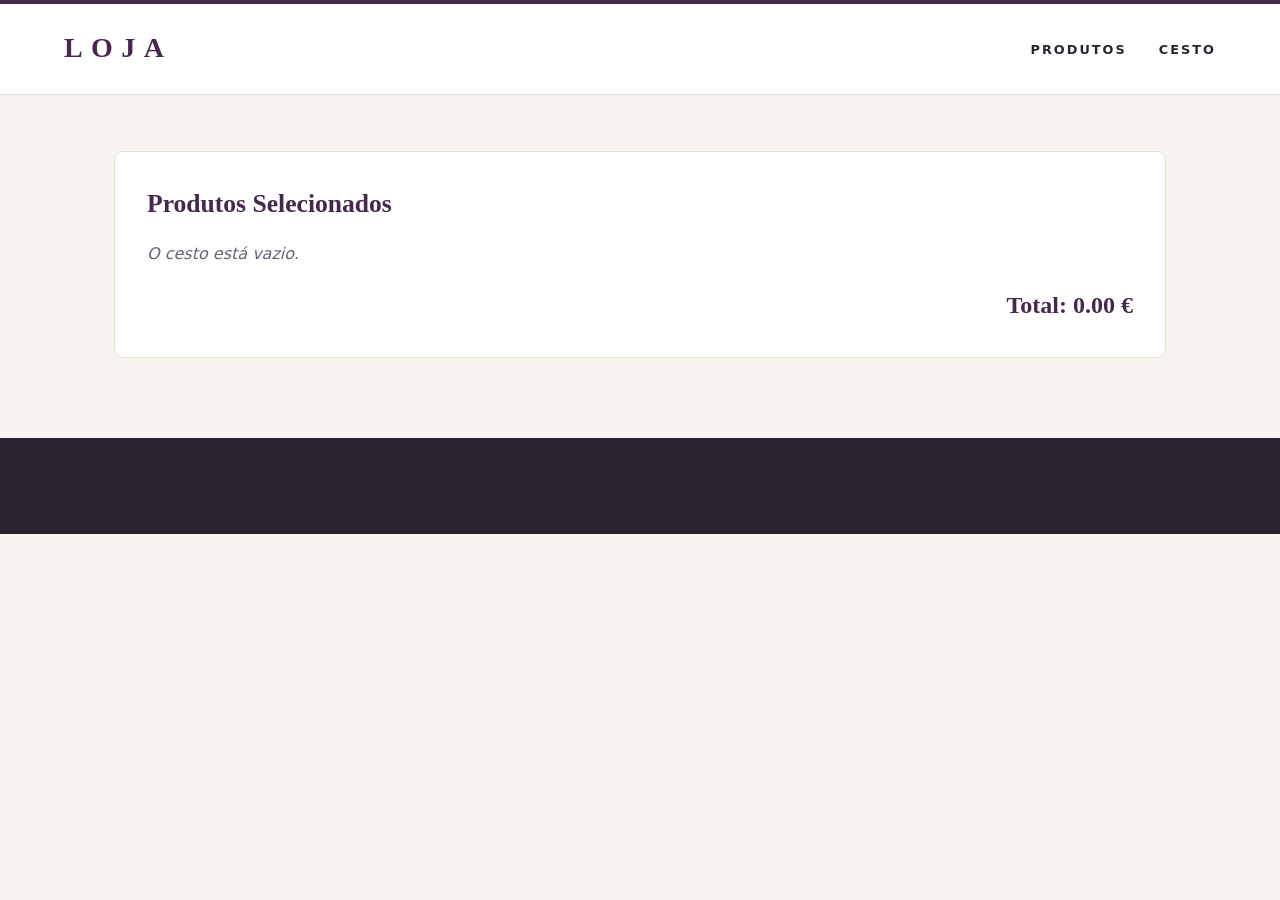
<file: lab7/cesto.html>
<!doctype html>
<html lang="pt">
  <head>
    <meta charset="UTF-8" />
    <meta name="viewport" content="width=device-width, initial-scale=1.0" />
    <title>Cesto - Loja</title>
    <link rel="stylesheet" href="css/styles.css" />
  </head>
  <body>
    <header>
      <h1>Loja</h1>
      <nav>
        <ul>
          <li><a href="index.html#produtos">Produtos</a></li>
          <li><a href="cesto.html">Cesto</a></li>
        </ul>
      </nav>
    </header>

    <main>
      <section id="cesto">
        <h2>Produtos Selecionados</h2>
        <div id="produtos-selecionados"></div>
        <p id="preco-total"></p>
      </section>
    </main>

    <footer></footer>
    <script src="script/produtos.js"></script>
    <script src="script/script.js"></script>
  </body>
</html>
</file>
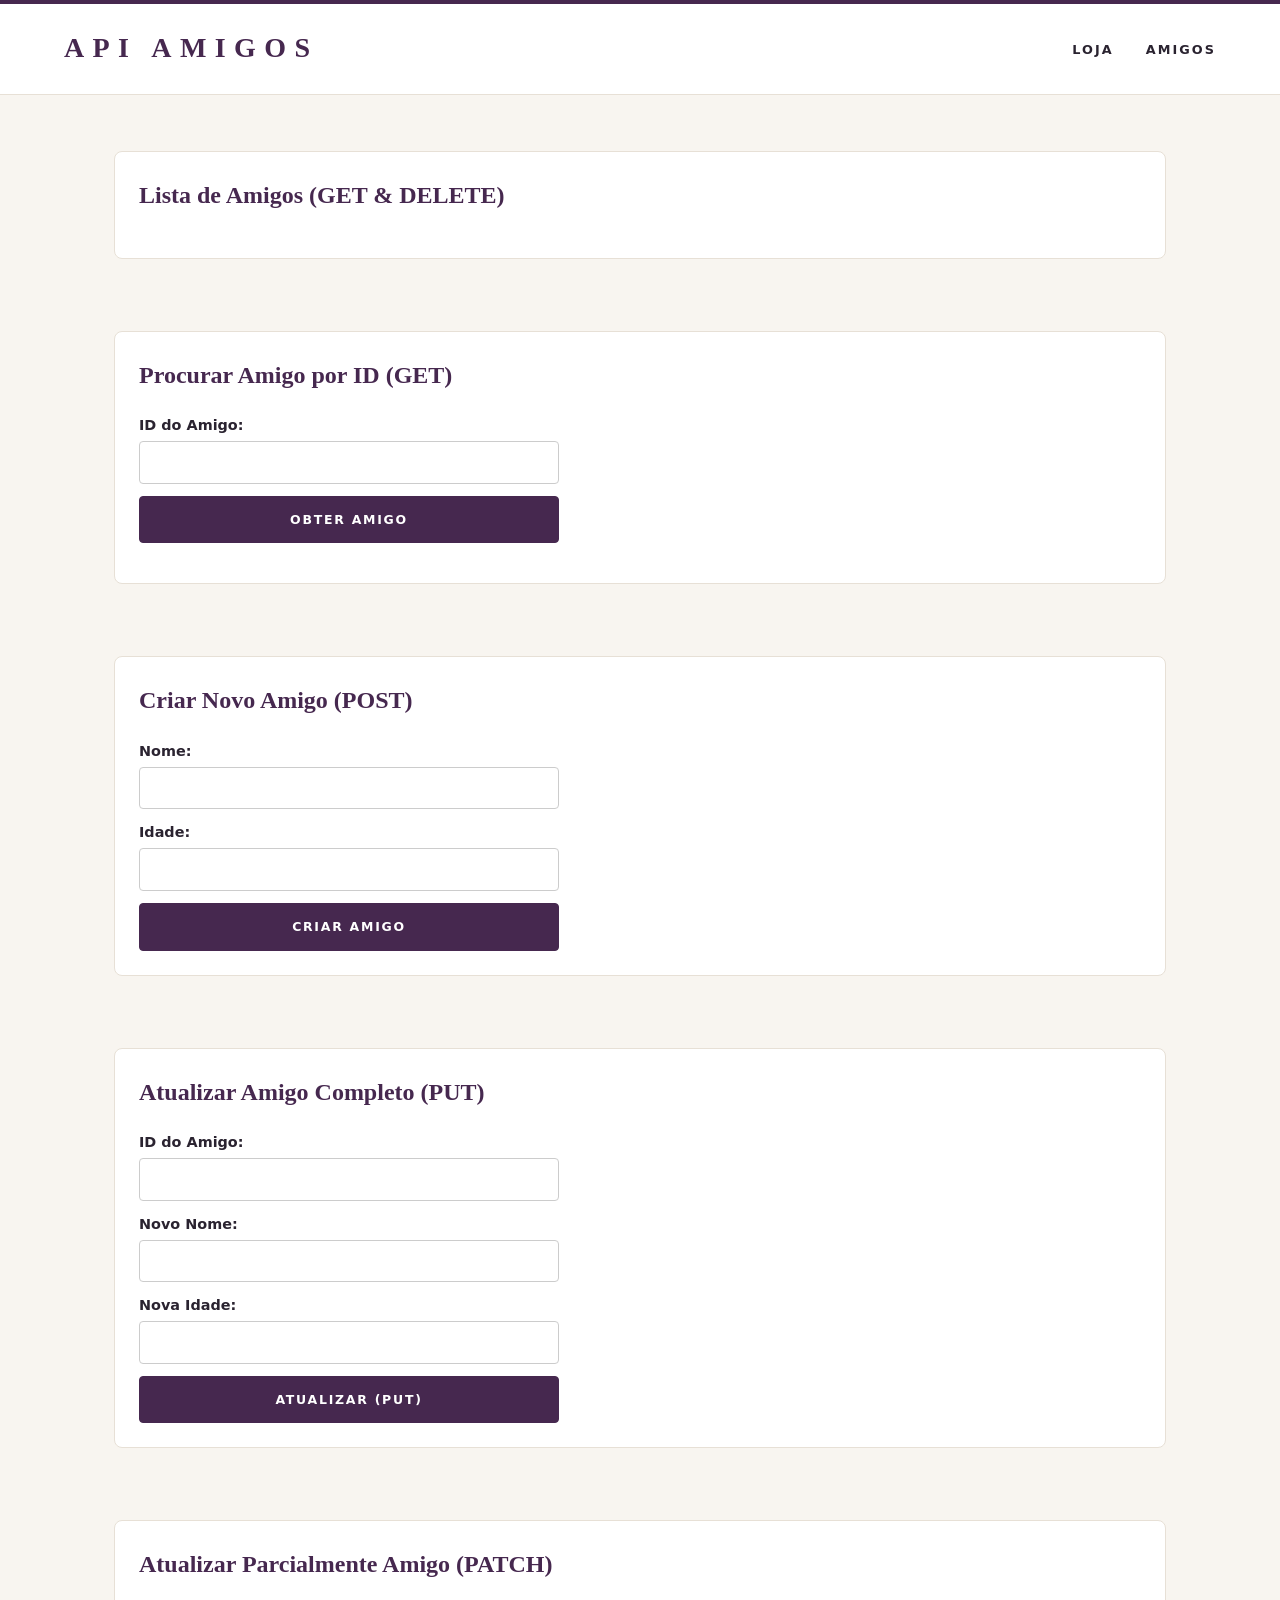
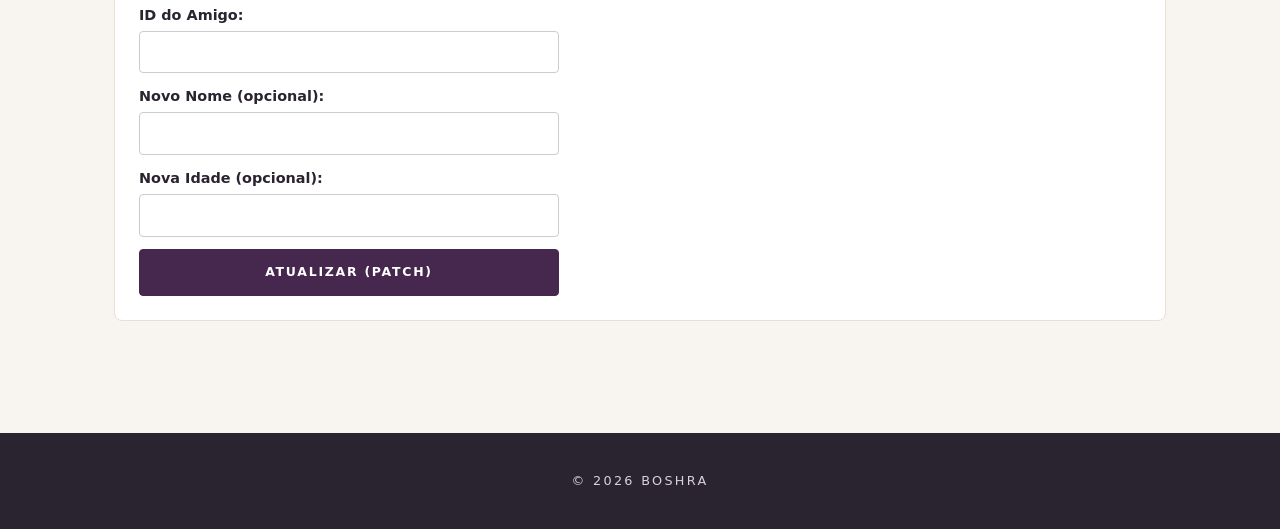
<file: lab8/amigos.html>
<!doctype html>
<html lang="pt">
  <head>
    <meta charset="UTF-8" />
    <meta name="viewport" content="width=device-width, initial-scale=1.0" />
    <title>API Amigos - Métodos HTTP</title>
    <link rel="stylesheet" href="css/styles.css" />
    <style>
      .painel {
        margin-bottom: 2rem;
        padding: 1.5rem;
        border: 1px solid #e7e0d6;
        border-radius: 0.5rem;
        background: #fff;
      }

      .painel h2 {
        margin-top: 0;
        color: #46284f;
      }

      form {
        display: grid;
        gap: 0.75rem;
        max-width: 420px;
      }

      label {
        display: flex;
        flex-direction: column;
        gap: 0.25rem;
        font-size: 0.9rem;
        font-weight: 600;
      }

      input {
        padding: 0.55rem 0.75rem;
        border: 1px solid #ccc;
        border-radius: 0.25rem;
        font: inherit;
      }

      #lista-amigos {
        padding: 0;
        list-style: none;
      }

      #lista-amigos li {
        display: flex;
        align-items: center;
        justify-content: space-between;
        gap: 1rem;
        padding: 0.75rem 0;
        border-bottom: 1px solid #e7e0d6;
      }

      #lista-amigos button {
        width: auto;
        margin: 0;
        padding: 0.4rem 0.8rem;
      }

      .resultado {
        margin-top: 0.75rem;
        color: #46284f;
        font-weight: 600;
      }
    </style>
  </head>
  <body>
    <header>
      <h1>API Amigos</h1>
      <nav>
        <ul>
          <li><a href="index.html">Loja</a></li>
          <li><a href="amigos.html">Amigos</a></li>
        </ul>
      </nav>
    </header>

    <main>
      <!-- 1. GET /amigos/ e DELETE /amigos/{id}/ -->
      <section class="painel">
        <h2>Lista de Amigos (GET &amp; DELETE)</h2>
        <ul id="lista-amigos"></ul>
      </section>

      <!-- 2. GET /amigos/{id}/ -->
      <section class="painel">
        <h2>Procurar Amigo por ID (GET)</h2>
        <form id="form-get-amigo">
          <label>
            ID do Amigo:
            <input type="number" id="get-id" min="1" required />
          </label>
          <button type="submit">Obter Amigo</button>
        </form>
        <p id="resultado-get" class="resultado"></p>
      </section>

      <!-- 3. POST /amigos/ -->
      <section class="painel">
        <h2>Criar Novo Amigo (POST)</h2>
        <form id="form-post-amigo">
          <label>
            Nome:
            <input type="text" id="post-nome" required />
          </label>
          <label>
            Idade:
            <input type="number" id="post-idade" min="1" required />
          </label>
          <button type="submit">Criar Amigo</button>
        </form>
      </section>

      <!-- 4. PUT /amigos/{id}/ -->
      <section class="painel">
        <h2>Atualizar Amigo Completo (PUT)</h2>
        <form id="form-put-amigo">
          <label>
            ID do Amigo:
            <input type="number" id="put-id" min="1" required />
          </label>
          <label>
            Novo Nome:
            <input type="text" id="put-nome" required />
          </label>
          <label>
            Nova Idade:
            <input type="number" id="put-idade" min="1" required />
          </label>
          <button type="submit">Atualizar (PUT)</button>
        </form>
      </section>

      <!-- 5. PATCH /amigos/{id}/ -->
      <section class="painel">
        <h2>Atualizar Parcialmente Amigo (PATCH)</h2>
        <form id="form-patch-amigo">
          <label>
            ID do Amigo:
            <input type="number" id="patch-id" min="1" required />
          </label>
          <label>
            Novo Nome (opcional):
            <input type="text" id="patch-nome" />
          </label>
          <label>
            Nova Idade (opcional):
            <input type="number" id="patch-idade" min="1" />
          </label>
          <button type="submit">Atualizar (PATCH)</button>
        </form>
      </section>
    </main>

    <footer>© 2026 Boshra</footer>

    <script>
      const API_URL = "https://amigos.pw.deisi.ulusofona.pt/amigos/";

      const listaAmigos = document.querySelector("#lista-amigos");
      const resultadoGet = document.querySelector("#resultado-get");

      // 1. GET - Listar todos os amigos
      function carregarAmigos() {
        fetch(API_URL)
          .then((response) => response.json())
          .then((amigos) => {
            listaAmigos.innerHTML = "";

            amigos.forEach((amigo) => {
              const li = document.createElement("li");
              const info = document.createElement("span");
              const botaoApagar = document.createElement("button");

              info.textContent = `#${amigo.id} - ${amigo.nome} (${amigo.idade} anos)`;
              botaoApagar.textContent = "Apagar";

              botaoApagar.addEventListener("click", () => {
                apagarAmigo(amigo.id);
              });

              li.append(info, botaoApagar);
              listaAmigos.append(li);
            });
          })
          .catch((error) => console.error("Erro ao carregar amigos:", error));
      }

      // 2. GET por ID - Obter um amigo específico
      document
        .querySelector("#form-get-amigo")
        .addEventListener("submit", (event) => {
          event.preventDefault();
          const id = document.querySelector("#get-id").value;

          fetch(`${API_URL}${id}/`)
            .then((response) => {
              if (!response.ok) {
                throw new Error("Amigo não encontrado");
              }
              return response.json();
            })
            .then((amigo) => {
              resultadoGet.textContent = `Encontrado: #${amigo.id} - ${amigo.nome}, ${amigo.idade} anos`;
            })
            .catch((error) => {
              resultadoGet.textContent = `Erro: ${error.message}`;
            });
        });

      // 3. POST - Criar um novo amigo
      document
        .querySelector("#form-post-amigo")
        .addEventListener("submit", (event) => {
          event.preventDefault();
          const nome = document.querySelector("#post-nome").value;
          const idade = Number(document.querySelector("#post-idade").value);

          fetch(API_URL, {
            method: "POST",
            headers: {
              "Content-Type": "application/json",
            },
            body: JSON.stringify({ nome, idade }),
          })
            .then((response) => response.json())
            .then(() => {
              event.target.reset();
              carregarAmigos();
            })
            .catch((error) => console.error("Erro ao criar amigo:", error));
        });

      // 4. PUT - Atualizar um amigo por completo
      document
        .querySelector("#form-put-amigo")
        .addEventListener("submit", (event) => {
          event.preventDefault();
          const id = document.querySelector("#put-id").value;
          const nome = document.querySelector("#put-nome").value;
          const idade = Number(document.querySelector("#put-idade").value);

          fetch(`${API_URL}${id}/`, {
            method: "PUT",
            headers: {
              "Content-Type": "application/json",
            },
            body: JSON.stringify({ nome, idade }),
          })
            .then((response) => response.json())
            .then(() => {
              event.target.reset();
              carregarAmigos();
            })
            .catch((error) =>
              console.error("Erro ao atualizar amigo (PUT):", error),
            );
        });

      // 5. PATCH - Atualizar parcialmente um amigo
      document
        .querySelector("#form-patch-amigo")
        .addEventListener("submit", (event) => {
          event.preventDefault();
          const id = document.querySelector("#patch-id").value;
          const nome = document.querySelector("#patch-nome").value.trim();
          const idadeValor = document.querySelector("#patch-idade").value;

          const dados = {};
          if (nome) dados.nome = nome;
          if (idadeValor) dados.idade = Number(idadeValor);

          fetch(`${API_URL}${id}/`, {
            method: "PATCH",
            headers: {
              "Content-Type": "application/json",
            },
            body: JSON.stringify(dados),
          })
            .then((response) => response.json())
            .then(() => {
              event.target.reset();
              carregarAmigos();
            })
            .catch((error) =>
              console.error("Erro ao atualizar amigo (PATCH):", error),
            );
        });

      // 6. DELETE - Apagar um amigo
      function apagarAmigo(id) {
        fetch(`${API_URL}${id}/`, {
          method: "DELETE",
        })
          .then(() => {
            carregarAmigos();
          })
          .catch((error) => console.error("Erro ao apagar amigo:", error));
      }

      // Inicializar a lista ao abrir a página
      carregarAmigos();
    </script>
  </body>
</html>
</file>
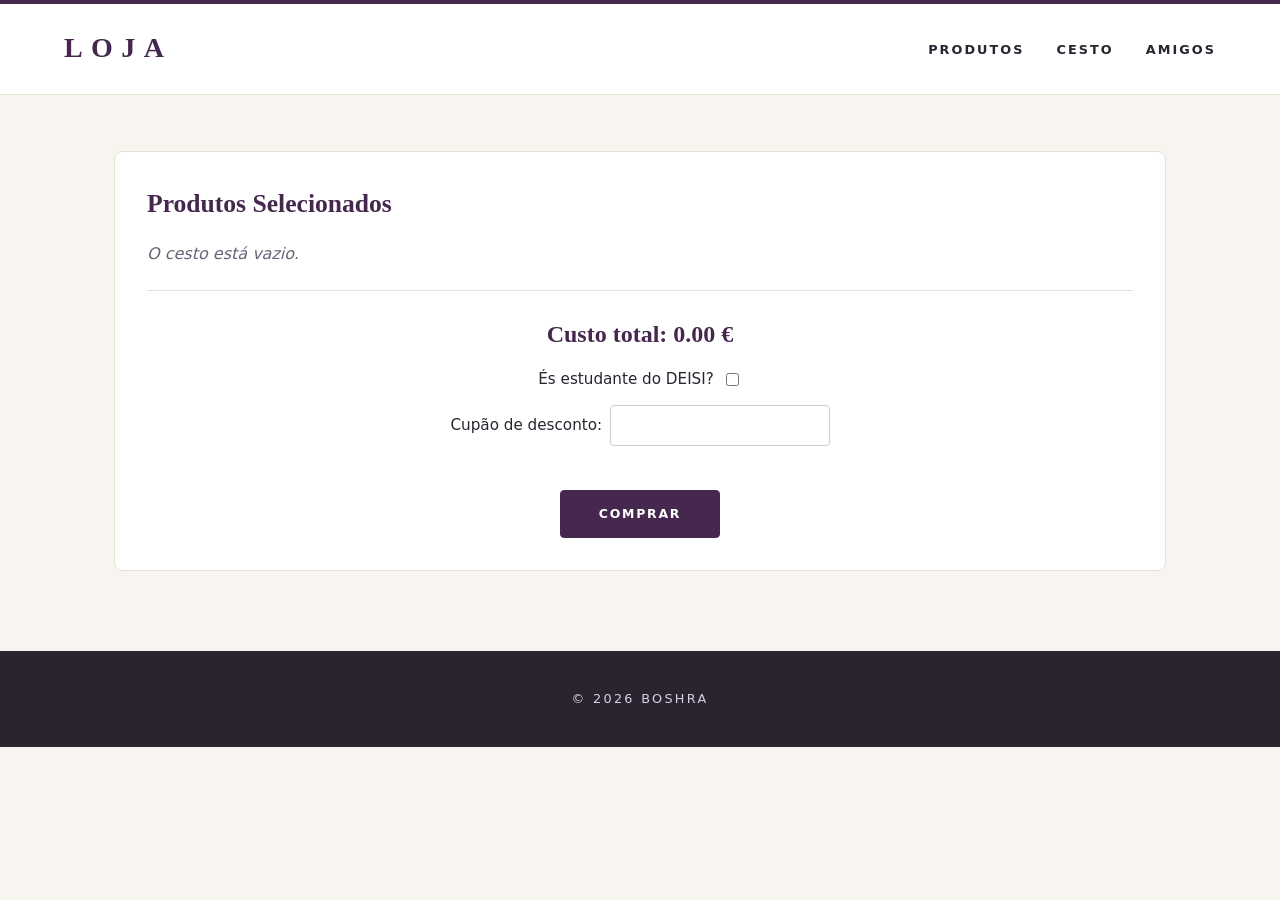
<file: lab8/cesto.html>
<!doctype html>
<html lang="pt">
  <head>
    <meta charset="UTF-8" />
    <meta name="viewport" content="width=device-width, initial-scale=1.0" />
    <title>Cesto - Loja</title>
    <link rel="stylesheet" href="css/styles.css" />
  </head>
  <body>
    <header>
      <h1>Loja</h1>
      <nav>
        <ul>
          <li><a href="index.html#produtos">Produtos</a></li>
          <li><a href="cesto.html">Cesto</a></li>
          <li><a href="amigos.html">Amigos</a></li>
        </ul>
      </nav>
    </header>

    <main>
      <section id="cesto">
        <h2>Produtos Selecionados</h2>
        <div id="produtos-selecionados"></div>
        <div id="checkout">
          <p id="preco-total"></p>
          <label>
            És estudante do DEISI?
            <input type="checkbox" id="estudante-deisi" />
          </label>
          <label>
            Cupão de desconto:
            <input type="text" id="cupao-desconto" />
          </label>
          <button id="botao-comprar" type="button">Comprar</button>
          <p id="valor-final"></p>
          <p id="referencia-pagamento"></p>
        </div>
      </section>
    </main>

    <footer>© 2026 Boshra</footer>
    <script src="script/script.js"></script>
  </body>
</html>
</file>
<file: styles.css>
* {
  box-sizing: border-box;
}

html {
  scroll-behavior: smooth;
}

body {
  margin: 0;
  font-family: Arial, sans-serif;
  line-height: 1.6;
  color: #1f2633;
  background-color: #f7f6f2;
}

header {
  position: sticky;
  top: 0;
  z-index: 1;
  min-height: 70px;
  display: flex;
  align-items: center;
  justify-content: center;
  background-color: #1f2633;
  color: #fff;
}

nav ul {
  display: flex;
  flex-wrap: wrap;
  justify-content: center;
  gap: 24px;
  margin: 0;
  padding: 15px;
  list-style: none;
}

nav a {
  color: inherit;
  text-decoration: none;
}

section {
  height: 100vh;
  scroll-margin-top: 70px;
}

.container {
  width: min(100% - 40px, 1100px);
  margin: 0 auto;
}

#inicio {
  display: flex;
  align-items: center;
  padding: 40px;
  color: #fff;
  background-color: #1f2633;
  background-image: linear-gradient(135deg, #1f2633, #176c46);
  background-position: center;
  background-size: cover;
  background-repeat: no-repeat;
}

.hero-conteudo {
  width: min(100%, 1100px);
  margin: 0 auto;
}

.hero-conteudo h1 {
  max-width: 750px;
  margin: 10px 0;
  font-size: clamp(40px, 7vw, 76px);
  line-height: 1.1;
}

footer p {
  margin: 0;
}

.hero-conteudo p {
  font-size: 20px;
}

.botao {
  display: inline-block;
  margin-top: 20px;
  padding: 12px 22px;
  color: #fff;
  background-color: #238355;
  text-decoration: none;
  border-radius: 6px;
}

#projetos {
  display: flex;
  align-items: center;
  background-color: #f7f6f2;
}

#projetos h2,
#cadeira h2 {
  font-size: 36px;
}

.projetos-lista {
  display: flex;
  gap: 20px;
  margin-top: 30px;
}

.projeto {
  flex: 1;
  padding: 24px;
  background-color: #fff;
  border: 1px solid #ddd;
  border-radius: 8px;
}

.projeto h3 {
  margin-top: 0;
}

.projeto a,
.disciplina a {
  color: #176c46;
}

#cadeira {
  display: flex;
  align-items: center;
  background-color: #e8eef5;
}

.disciplina {
  display: flex;
  align-items: center;
  gap: 40px;
}

.disciplina-texto,
.disciplina figure {
  flex: 1;
}

.disciplina figure {
  margin: 0;
  text-align: center;
}

.disciplina img {
  display: block;
  width: 100%;
  max-height: 450px;
  object-fit: contain;
}

.disciplina figcaption {
  margin-top: 10px;
}

footer {
  padding: 20px;
  color: #fff;
  background-color: #1f2633;
  text-align: center;
}

@media (width <= 720px) {
  #projetos,
  #cadeira {
    height: auto;
    min-height: 100vh;
    padding: 50px 0;
  }

  .projetos-lista,
  .disciplina {
    flex-direction: column;
  }

  .projeto {
    width: 100%;
  }

  #inicio {
    padding: 25px;
  }
}
</file>
<file: lab3/styles.css>
/* القواعد المشتركة بين صفحات Lab3 */

* {
  box-sizing: border-box; /* أدخل الحدود والمساحة الداخلية في حساب حجم العنصر. */
}

body {
  margin: 8px; /* فراغ حول الصفحة. */
  background-color: #f2f2f2; /* خلفية رمادية فاتحة. */
  color: #222; /* لون النص الأساسي. */
  font-family: Arial, sans-serif; /* نوع الخط. */
}

header {
  min-height: 120px; /* الحد الأدنى لارتفاع الرأس. */
  display: flex; /* استخدم Flexbox. */
  align-items: center; /* وسّط المحتوى عموديًا. */
  justify-content: center; /* وسّط المحتوى أفقيًا. */
  background-color: #4caf50; /* خلفية خضراء. */
  color: #fff; /* نص أبيض. */
  text-align: center; /* وسّط النص. */
}

h1 {
  margin: 0; /* أزل الهامش الافتراضي. */
  font-size: 32px; /* حجم العنوان. */
}

nav {
  min-height: 40px; /* الحد الأدنى لارتفاع القائمة. */
  display: flex; /* رتّب الروابط باستخدام Flexbox. */
  flex-wrap: wrap; /* اسمح بنزول الروابط إلى صف آخر. */
  align-items: center; /* وسّطها عموديًا. */
  justify-content: center; /* وسّطها أفقيًا. */
  gap: 8px 24px; /* المسافة بين الصفوف ثم بين الأعمدة. */
  padding: 8px 12px; /* فراغ داخل القائمة. */
  background-color: #333; /* خلفية داكنة. */
}

nav a {
  color: #fff; /* الروابط بيضاء. */
  text-decoration: none; /* بدون خط أسفل الروابط. */
}

nav a[aria-current="page"] {
  padding: 8px 10px;
  border-radius: 4px;
  background-color: #a5d6a7;
  color: #1b1b1b;
  font-weight: 700;
}

.imagens {
  height: 220px;
  margin-top: 8px;
  overflow: hidden;
  background-image:
    linear-gradient(0deg, rgb(25 34 38 / 24%), transparent 55%),
    url("images/Deir_Ez-Zor_Euphrates_9909.jpg");
  background-position: center 55%;
  background-size: cover;
}

main {
  min-height: 180px; /* الحد الأدنى لارتفاع المحتوى. */
  margin: 16px 0; /* فراغ أعلى وأسفل المحتوى. */
  padding: 20px; /* فراغ داخل المحتوى. */
  background-color: #fff; /* خلفية بيضاء. */
}

main h2 {
  margin-top: 0; /* أزل الفراغ فوق عنوان h2. */
  font-size: 24px; /* حجم العنوان. */
}

.factos-rapidos {
  margin-top: 24px;
  padding: 16px 18px;
  border-left: 4px solid #4caf50;
  border-radius: 6px;
  background-color: #f5f7f2;
}

.factos-rapidos h3 {
  margin: 0 0 12px;
}

.factos-rapidos dl {
  display: grid;
  grid-template-columns: repeat(3, minmax(0, 1fr));
  gap: 12px;
  margin: 0;
}

.factos-rapidos dl div {
  padding: 10px;
  border: 1px solid #e4e8e0;
  border-radius: 5px;
  background-color: #fff;
}

.factos-rapidos dt {
  color: #666;
  font-size: 0.85rem;
}

.factos-rapidos dd {
  margin: 4px 0 0;
  font-weight: 700;
}

main iframe {
  max-width: 100%; /* لا تجعل الخريطة أو YouTube تتجاوز العرض. */
  border: 0; /* أزل إطارها. */
}

footer {
  min-height: 65px; /* الحد الأدنى لارتفاع التذييل. */
  display: flex; /* استخدم Flexbox لتوسيط المحتوى. */
  align-items: center; /* وسّطه عموديًا. */
  justify-content: center; /* وسّطه أفقيًا. */
  background-color: #333; /* خلفية داكنة. */
  color: #eee; /* نص فاتح. */
  text-align: center; /* وسّط النص. */
}

footer p {
  margin: 0; /* أزل هامش الفقرة الافتراضي. */
}

/* القائمة والرسم العلوي على الهاتف */

@media (width <= 650px) {
  nav {
    gap: 8px; /* قلّل المسافات بين الروابط. */
    padding: 12px; /* فراغ داخل القائمة. */
  }

  nav a {
    flex: 1 1 calc(50% - 8px); /* حاول وضع رابطين في الصف. */
    padding: 10px 6px; /* كبّر مساحة الضغط. */
    background-color: #444; /* خلفية لكل رابط. */
    text-align: center; /* وسّط اسم الرابط. */
  }

  .imagens {
    height: 180px;
  }

  main {
    overflow-x: auto; /* اسمح بالتمرير إذا كان المحتوى عريضًا. */
  }

  .factos-rapidos dl {
    grid-template-columns: 1fr;
  }
}

/* صفحة المعلومات: شبكة الصفحة الخارجية */

.pagina-info {
  display: grid; /* حوّل الصفحة إلى Grid. */
  grid-template-columns: minmax(0, 4fr) minmax(0, 3fr) minmax(0, 3fr);

  /* ثلاثة أعمدة بحصص 4 و3 و3. */
  grid-template-areas:
    "cab cab cab"
    "menu menu menu"
    "faixa faixa faixa"
    "conteudo conteudo conteudo"
    "rod rod rod";

  /* حدد مواضع الرأس والقائمة والصور والمحتوى والتذييل. */
  gap: 12px; /* فراغ بين المناطق. */
}

.pagina-info > header {
  grid-area: cab; /* موضع الرأس. */
}

.pagina-info > nav {
  grid-area: menu; /* موضع القائمة. */
}

.pagina-info > .imagens {
  grid-area: faixa; /* موضع شريط الصور. */
  margin-top: 0; /* الفراغ توفره Grid. */
}

.pagina-info > footer {
  grid-area: rod; /* موضع التذييل. */
}

/* صفحة المعلومات: شبكة البطاقات داخل main */

.pagina-info main {
  grid-area: conteudo; /* موضع main في الشبكة الخارجية. */
  display: grid; /* أنشئ شبكة ثانية للبطاقات. */
  grid-template-columns: minmax(0, 4fr) minmax(0, 3fr) minmax(0, 3fr);

  /* أعمدة بحصص 4 و3 و3. */
  grid-template-areas:
    "hero central central"
    "sidebar central central"
    "recent central central"
    "galeria galeria extras";

  /* حدد مكان كل بطاقة. */
  gap: 12px; /* فراغ بين البطاقات. */
  min-width: 0; /* اسمح للمحتوى بالانكماش. */
  margin: 0; /* ألغِ هامش main العام. */
  padding: 0; /* ألغِ مساحته الداخلية العامة. */
  background-color: transparent; /* أظهر الفراغ بين البطاقات. */
}

.pagina-info .bloco {
  min-width: 0; /* لا تسمح للبطاقة بفرض عرض زائد. */
  padding: 20px; /* فراغ داخل البطاقة. */
  background-color: #fff; /* خلفية بيضاء. */
}

.pagina-info .hero-info {
  grid-area: hero; /* بطاقة المقدمة. */
}

.pagina-info .conteudo-principal {
  grid-area: central; /* بطاقة الجدول. */
  overflow-x: auto; /* اسمح بتمرير الجدول أفقيًا. */
}

.pagina-info .barra-lateral {
  grid-area: sidebar; /* بطاقة الملخص. */
}

.pagina-info .recentes {
  grid-area: recent; /* بطاقة المواضيع الحديثة. */
}

.pagina-info .imagens-relacionadas {
  grid-area: galeria; /* بطاقة الصور المرتبطة. */
}

.pagina-info .curiosidades {
  grid-area: extras; /* بطاقة الطرائف. */
}

/* جدول المعلومات */

.pagina-info table {
  width: 100%; /* املأ عرض البطاقة. */
  min-width: 520px; /* احتفظ بعرض كافٍ لقراءة الجدول. */
  border-collapse: collapse; /* ادمج حدود الخلايا. */
}

.pagina-info th,
.pagina-info td {
  border: 1px solid #777; /* حد حول كل خلية. */
  padding: 8px; /* فراغ داخل كل خلية. */
  text-align: left; /* ابدأ النص من اليسار. */
}

.pagina-info th {
  color: #3949ab; /* لون عناوين الجدول. */
}

.pagina-info td {
  color: #253047; /* لون بيانات الجدول. */
}

/* معرض صور صفحة المعلومات */

.pagina-info .galeria {
  display: grid; /* رتّب الصور باستخدام Grid. */
  grid-template-columns: repeat(4, minmax(0, 1fr));

  /* ثلاثة أعمدة متساوية. */
  gap: 12px; /* فراغ بين الصور. */
}

.pagina-info .galeria img {
  display: block; /* أزل فراغ الصورة السفلي. */
  width: 100%; /* املأ عرض الخلية. */
  aspect-ratio: 4 / 3;
  object-fit: cover; /* املأ المكان دون تشويه. */
}

/* صفحة المعلومات على شاشة أضيق */

@media (width <= 760px) {
  .pagina-info {
    grid-template-columns: 1fr; /* عمود واحد للصفحة. */
    grid-template-areas:
      "cab"
      "menu"
      "faixa"
      "conteudo"
      "rod";
  }

  .pagina-info main {
    grid-template-columns: 1fr; /* عمود واحد للبطاقات. */
    grid-template-areas:
      "hero"
      "central"
      "sidebar"
      "recent"
      "galeria"
      "extras";
  }

  .pagina-info .galeria {
    grid-template-columns: repeat(2, minmax(0, 1fr));

    /* عمودان للصور بدل ثلاثة. */
  }
}

/* صفحة الموقع: النص والخريطة */

.pagina-localizacao .localizacao-conteudo {
  display: flex; /* ضع النص والخريطة بجانب بعضهما. */
  align-items: flex-start; /* ابدأ كليهما من الأعلى. */
  gap: 24px; /* فراغ بينهما. */
}

.pagina-localizacao .localizacao-conteudo p {
  flex: 1 1 40%; /* حصة تقريبية للنص. */
  margin-top: 0; /* أزل الفراغ فوق الفقرة. */
}

.pagina-localizacao .localizacao-conteudo iframe {
  flex: 1 1 60%; /* حصة تقريبية للخريطة. */
  min-width: 0; /* اسمح للإطار بالانكماش. */
}

@media (width <= 650px) {
  .pagina-localizacao .localizacao-conteudo {
    flex-direction: column; /* ضع الخريطة تحت النص. */
  }

  .pagina-localizacao .localizacao-conteudo iframe {
    width: 100%; /* املأ العرض. */
    height: 360px; /* حدد ارتفاع الخريطة. */
  }
}

/* صفحة الوسائط: المقدمة والأقسام */

.pagina-multimedia .multimedia-main {
  padding: 0; /* مدّ الأقسام إلى حواف main. */
}

.pagina-multimedia .introducao {
  padding: 24px; /* فراغ داخل المقدمة. */
  background-color: #fff; /* خلفية بيضاء. */
}

.pagina-multimedia .atalhos {
  display: flex; /* رتّب روابط الانتقال في صف. */
  flex-wrap: wrap; /* اسمح بنزولها إلى صف جديد. */
  gap: 16px; /* فراغ بينها. */
}

.pagina-multimedia .secao {
  min-height: 100vh; /* كل قسم بطول الشاشة على الأقل. */
  display: flex; /* استخدم Flexbox. */
  flex-direction: column; /* ضع العناصر فوق بعضها. */
  justify-content: center; /* وسّط المحتوى عموديًا. */
  padding: 40px; /* فراغ داخل القسم. */
}

/* الصورة الرئيسية في بداية صفحة الوسائط */

.pagina-multimedia .destaque {
  position: relative; /* احسب موضع العنوان داخل هذا القسم. */
  display: block; /* لا تستخدم Flexbox هنا. */
  padding: 0; /* اترك الصورة تصل إلى الحواف. */
  background-color: #222; /* خلفية احتياطية. */
}

.pagina-multimedia .arte-destaque {
  position: absolute;
  inset: 0;
  width: 100%; /* املأ العرض. */
  height: 100vh; /* املأ ارتفاع الشاشة. */
  background-image:
    linear-gradient(0deg, rgb(20 31 37 / 65%), transparent 65%),
    url("images/Deir_Ez-Zor_suspension_bridge9903.jpg");
  background-position: center;
  background-size: cover;
}

.pagina-multimedia .destaque h3 {
  position: absolute; /* ضع العنوان فوق الصورة. */
  bottom: 8%; /* ابعده عن الأسفل. */
  left: 5%; /* ابعده عن اليسار. */
  max-width: 90%; /* امنع تجاوزه عرض الصورة. */
  margin: 0; /* أزل هامشه الافتراضي. */
  color: #fff; /* نص أبيض. */
  font-size: 5vw; /* حجم مرتبط بعرض الشاشة. */
  text-shadow: 2px 2px 8px #222; /* ظل يساعد على القراءة. */
}

/* Imagem histórica no destaque de Deir ez-Zor */

.pagina-multimedia .secao-video-fundo {
  position: relative; /* اجعل موضع الفيديو مرتبطًا بهذا القسم. */
  overflow: hidden; /* أخفِ ما يتجاوز حوافه. */
  background:
    linear-gradient(rgb(26 36 40 / 42%), rgb(26 36 40 / 42%)),
    url("images/Deir_ez_zor.jpg") center / cover;
  color: #fff; /* لون النص أبيض. */
}

.pagina-multimedia .video-conteudo {
  position: relative; /* أظهر لوحة النص فوق الفيديو. */
  z-index: 1; /* ضع اللوحة أمام الفيديو. */
  width: min(600px, 100%); /* عرض لا يتجاوز 600 بكسل أو عرض القسم. */
  margin: auto; /* وسّط اللوحة داخل القسم. */
  padding: 30px; /* فراغ داخل اللوحة. */
  background-color: rgb(0 0 0 / 60%); /* خلفية سوداء شفافة. */
  color: #fff; /* نص أبيض. */
  pointer-events: none; /* لا تمنع اللوحة الضغط على الفيديو. */
}

/* الصور الصغيرة */

.pagina-multimedia .secao-fotografias {
  background-color: #f3ebdb; /* خلفية بيج فاتحة. */
}

.pagina-multimedia .fotografias {
  display: grid;
  grid-template-columns: repeat(4, minmax(0, 1fr));
  gap: 18px;
  margin-top: 24px;
}

.pagina-multimedia .fotografias figure {
  min-width: 0;
  margin: 0;
  overflow: hidden;
  border: 1px solid #dfd4c1;
  border-radius: 14px;
  background: #fffdf8;
  box-shadow: 0 8px 22px rgb(72 54 35 / 12%);
}

.pagina-multimedia .fotografias img {
  display: block;
  width: 100%;
  aspect-ratio: 3 / 2;
  object-fit: cover; /* املأ مساحة الصورة دون تشويه. */
  transition: transform 250ms ease; /* حركة تكبير سلسة. */
}

.pagina-multimedia .fotografias figcaption {
  padding: 12px 14px;
  color: #493c32;
  font-size: 0.95rem;
  font-weight: 700;
}

.pagina-multimedia .fotografias img:hover {
  transform: scale(1.035);
}

/* فيديو YouTube العادي */

.pagina-multimedia .secao-video {
  background-color: #e6edf7; /* خلفية زرقاء فاتحة. */
}

.pagina-multimedia .video {
  width: 100%; /* استعمل العرض المتاح. */
  max-width: 900px; /* لا تتجاوز 900 بكسل. */
  aspect-ratio: 16 / 9; /* احتفظ بشكل الفيديو العريض. */
  height: auto; /* دع الارتفاع يتبع العرض. */
}

/* صورة parallax */

.pagina-multimedia .secao-parallax {
  align-items: center; /* وسّط العنوان أفقيًا. */
  color: #fff; /* نص أبيض. */
  text-align: center; /* وسّط النص. */
  background-image:
    linear-gradient(rgb(20 31 37 / 52%), rgb(20 31 37 / 52%)),
    url("images/EuphratesDeirEzZour.jpg");
  background-position: center;
  background-size: cover;
  background-attachment: fixed; /* ثبّت الخلفية أثناء تمرير الصفحة. */
}

.pagina-multimedia .creditos-imagens {
  max-width: 1040px;
  margin: 28px auto 0;
  padding-top: 16px;
  border-top: 1px solid #c9bba4;
  color: #493c32;
  font-size: 0.9rem;
}

.pagina-multimedia .creditos-imagens summary {
  width: fit-content;
  cursor: pointer;
  font-weight: 700;
}

.pagina-multimedia .creditos-imagens p {
  margin-bottom: 8px;
}

.pagina-multimedia .creditos-imagens ul {
  columns: 2;
  column-gap: 32px;
  padding-left: 22px;
}

.pagina-multimedia .creditos-imagens li {
  break-inside: avoid;
  margin: 7px 0;
}

/* القصيدة */

.pagina-multimedia .secao-poema {
  background-color: #edf2e8; /* خلفية خضراء فاتحة. */
}

.pagina-multimedia .poema {
  padding: 10px; /* فراغ حول القصيدة. */
}

.pagina-multimedia .poema p {
  margin: 5px 0; /* فراغ بين سطور القصيدة. */
}

.pagina-multimedia .poema p:nth-child(even) {
  color: #3949ab; /* لون السطور الزوجية. */
  font-style: italic; /* خط مائل لها. */
}

/* صفحة الوسائط على الهاتف */

@media (width <= 650px) {
  .pagina-multimedia .secao {
    padding: 24px; /* قلّل الفراغ داخل الأقسام. */
  }

  .pagina-multimedia .destaque h3 {
    font-size: 8vw; /* عدّل حجم عنوان الصورة. */
  }

  .pagina-multimedia .secao-parallax {
    background-attachment: scroll;

    /* حرّك الصورة مع الصفحة بدل تثبيتها على الهاتف. */
  }
}

@media (width <= 760px) {
  .pagina-multimedia .fotografias {
    grid-template-columns: repeat(2, minmax(0, 1fr));
    gap: 12px;
  }

  .pagina-multimedia .creditos-imagens ul {
    columns: 1;
  }
}
</file>
<file: lab4/css/style.css>
* {
  box-sizing: border-box;
}

html {
  scroll-behavior: smooth;
}

body {
  margin: 0;
  font-family: Arial, sans-serif;
  line-height: 1.6;
  color: #1f2633;
  background-color: #f7f6f2;
}

header {
  position: sticky;
  top: 0;
  z-index: 1;
  min-height: 70px;
  display: flex;
  flex-wrap: wrap;
  align-items: center;
  justify-content: center;
  gap: 4px 14px;
  padding: 10px 20px;
  color: #fff;
  background-color: #1f2633;
  background-image: linear-gradient(135deg, #1f2633, #176c46);
}

header h1 {
  margin: 0;
  font-size: 24px;
  line-height: 1.2;
}

header p {
  margin: 0;
}

main {
  padding: 40px 0;
}

ol {
  width: min(100% - 40px, 700px);
  margin: 0 auto;
  padding: 0;
  list-style-position: inside;
}

li {
  margin-bottom: 20px;
  padding: 24px;
  background-color: #fff;
  border: 1px solid #ddd;
  border-radius: 8px;
}

button {
  margin: 6px 6px 6px 0;
  padding: 12px 22px;
  color: #fff;
  background-color: #238355;
  border: 0;
  border-radius: 6px;
  cursor: pointer;
}

button:hover {
  background-color: #176c46;
}

input {
  padding: 8px 10px;
  border: 1px solid #ddd;
  border-radius: 6px;
}

#passa {
  font-weight: bold;
}

#contador {
  font-weight: bold;
  color: #176c46;
}

footer {
  padding: 20px;
  color: #fff;
  background-color: #1f2633;
  text-align: center;
}

footer p {
  margin: 0;
}

@media (width <= 720px) {
  header h1 {
    font-size: 20px;
  }

  li {
    padding: 18px;
  }
}
</file>
<file: lab5/css/style.css>
* {
  box-sizing: border-box;
}

html {
  scroll-behavior: smooth;
}

body {
  margin: 0;
  font-family: Arial, sans-serif;
  line-height: 1.6;
  color: #1f2633;
  background-color: #f7f6f2;
}

header {
  position: sticky;
  top: 0;
  z-index: 1;
  min-height: 70px;
  display: flex;
  flex-wrap: wrap;
  align-items: center;
  justify-content: center;
  gap: 4px 14px;
  padding: 10px 20px;
  color: #fff;
  background-color: #1f2633;
  background-image: linear-gradient(135deg, #1f2633, #176c46);
}

header h1 {
  margin: 0;
  font-size: 24px;
  line-height: 1.2;
}

header p {
  margin: 0;
}

main {
  padding: 40px 0;
}

ol {
  width: min(100% - 40px, 700px);
  margin: 0 auto;
  padding: 0;
  list-style-position: inside;
}

li {
  margin-bottom: 20px;
  padding: 24px;
  background-color: #fff;
  border: 1px solid #ddd;
  border-radius: 8px;
}

li div {
  margin-top: 12px;
}

form {
  display: inline;
}

a {
  color: #176c46;
}

button {
  margin: 6px 6px 6px 0;
  padding: 12px 22px;
  color: #fff;
  background-color: #238355;
  border: 0;
  border-radius: 6px;
  cursor: pointer;
}

button:hover {
  background-color: #176c46;
}

input,
select {
  padding: 8px 10px;
  border: 1px solid #ddd;
  border-radius: 6px;
}

#passa {
  font-weight: bold;
}

#contador,
#automatico,
#guardado {
  font-weight: bold;
  color: #176c46;
}

#ola {
  margin: 12px 0 0;
  font-weight: bold;
}

#caixa-flex {
  display: flex;
  gap: 10px;
  height: 200px;
  background-color: #e8eef5;
  border: 1px solid #ddd;
  border-radius: 8px;
}

.bola {
  width: 30px;
  height: 30px;
  background-color: #238355;
  border-radius: 50%;
}

footer {
  padding: 20px;
  color: #fff;
  background-color: #1f2633;
  text-align: center;
}

footer p {
  margin: 0;
}

@media (width <= 720px) {
  header h1 {
    font-size: 20px;
  }

  li {
    padding: 18px;
  }
}
</file>
<file: lab6/css/style.css>
* {
  box-sizing: border-box;
}

body {
  margin: 0;
  font-family: Arial, sans-serif;
}

main {
  background-color: #f2f2f2;
  margin: 2rem;
  padding: 1.5rem;
  border-radius: 8px;
}

section {
  border: 1px solid grey;
  margin: 1rem 0;
  padding: 1rem;
}

form {
  display: flex;
  flex-direction: column;
  gap: 0.75rem;
}
</file>
<file: lab8/css/styles.css>
* {
  box-sizing: border-box;
}

body {
  margin: 0;
  color: #2a2330;
  font-family: "Avenir Next", "Segoe UI", system-ui, sans-serif;
  line-height: 1.6;
  background: #f8f5f0
    url("https://cdn.pixabay.com/photo/2016/06/02/02/33/triangles-1430105_1280.png")
    no-repeat center center fixed;
  background-size: cover;
}

::selection {
  background: #e6d9ea;
}

header {
  display: flex;
  align-items: center;
  justify-content: space-between;
  gap: 2rem;
  padding: 1.4rem max(5vw, 2rem);
  border-top: 4px solid #46284f;
  border-bottom: 1px solid #e7e0d6;
  background: #fff;
}

h1,
h2 {
  font-family:
    "Iowan Old Style", "Hoefler Text", Baskerville, "Times New Roman", serif;
}

h1 {
  margin: 0;
  color: #46284f;
  font-size: clamp(1.3rem, 2.4vw, 1.75rem);
  font-weight: 600;
  letter-spacing: 0.3em;
  text-transform: uppercase;
}

nav ul {
  display: flex;
  flex-wrap: wrap;
  gap: 2rem;
  margin: 0;
  padding: 0;
  list-style: none;
}

nav a {
  position: relative;
  padding: 0.25rem 0;
  color: #2a2330;
  font-size: 0.8rem;
  font-weight: 600;
  letter-spacing: 0.16em;
  text-decoration: none;
  text-transform: uppercase;
  transition: color 0.2s ease;
}

nav a::after {
  content: "";
  position: absolute;
  right: 0;
  bottom: 0;
  left: 0;
  height: 1px;
  background: #a85a3d;
  transform: scaleX(0);
  transform-origin: left;
  transition: transform 0.25s ease;
}

nav a:hover {
  color: #46284f;
}

nav a:hover::after {
  transform: scaleX(1);
}

nav a:focus-visible {
  outline: 2px solid #a85a3d;
  outline-offset: 4px;
}

main {
  width: min(1180px, 100%);
  margin: 0 auto;
  padding: 3.5rem max(5vw, 2rem) 5rem;
}

section + section {
  margin-top: 4.5rem;
}

.filtros {
  display: flex;
  flex-wrap: wrap;
  align-items: center;
  justify-content: center;
  gap: 1.5rem 2.5rem;
  margin-bottom: 2rem;
  padding: 1rem 1.5rem;
  border: 1px solid #e7e0d6;
  border-radius: 0.5rem;
  background: #fff;
}

.filtros label {
  display: flex;
  align-items: center;
  gap: 0.5rem;
  color: #2a2330;
  font-size: 0.9rem;
  font-weight: 600;
}

.filtros select,
.filtros input {
  padding: 0.45rem 0.7rem;
  border: 1px solid #ccc;
  border-radius: 0.25rem;
  color: #2a2330;
  font: inherit;
  font-weight: 400;
  background: #fff;
}

#produtos > div {
  display: grid;
  grid-template-columns: repeat(auto-fill, minmax(250px, 1fr));
  gap: 2rem 1.5rem;
}

#produtos-selecionados {
  display: grid;
  grid-template-columns: repeat(auto-fill, minmax(220px, 1fr));
  gap: 1.5rem;
}

#produtos-selecionados:empty::before {
  content: "O cesto está vazio.";
  color: #6b6275;
  font-style: italic;
}

article {
  display: flex;
  flex-direction: column;
  overflow: hidden;
  padding: 1rem;
  border: 1px solid #e7e0d6;
  border-radius: 0.5rem;
  background: #fff;
  transition:
    box-shadow 0.25s ease,
    transform 0.25s ease;
}

article img {
  width: 100%;
  aspect-ratio: 1 / 1;
  margin: 0 0 1.1rem;
  padding: 0.75rem;
  border-radius: 0.35rem;
  object-fit: contain;
  background: #f1ebe2;
}

article h2 {
  margin: 0 0 0.6rem;
  color: #2a2330;
  font-size: 1.2rem;
  font-weight: 600;
  line-height: 1.25;
}

article p {
  margin: 0 0 0.75rem;
  color: #6b6275;
  font-size: 0.9rem;
}

#cesto {
  padding: 2rem;
  border: 1px solid #e7e0d6;
  border-radius: 0.5rem;
  background: #fff;
}

#produtos > h2 {
  margin: 0 0 1.25rem;
  color: #111;
  font-size: 1.6rem;
  font-weight: 700;
  text-align: center;
  text-shadow: 0 1px 2px rgb(255 255 255 / 60%);
}

#cesto h2 {
  margin: 0 0 1rem;
  color: #46284f;
  font-size: 1.6rem;
  font-weight: 600;
}

#produtos-selecionados article {
  align-items: center;
  text-align: center;
}

#produtos-selecionados article img {
  max-width: 140px;
  margin: 0.5rem 0;
}

#produtos-selecionados article h2 {
  margin: 0 0 0.5rem;
  font-size: 1.05rem;
}

#produtos-selecionados article p {
  margin: 0 0 0.75rem;
  color: #46284f;
  font-weight: 600;
}

#produtos article:hover {
  box-shadow: 0 1.25rem 2.5rem rgb(42 35 48 / 10%);
  transform: translateY(-0.2rem);
}

#produtos article h2 {
  order: 2;
}

#produtos article p:first-of-type {
  flex-grow: 1;
  order: 3;
  margin-bottom: 1rem;
  font-size: 0.875rem;
}

#produtos article p:nth-of-type(2) {
  order: 1;
  margin: 0.25rem 0 0.35rem;
  color: #a85a3d;
  font-size: 0.72rem;
  font-weight: 700;
  letter-spacing: 0.18em;
  text-transform: uppercase;
}

#produtos article p:nth-of-type(3) {
  order: 4;
  margin-bottom: 0.1rem;
  color: #2a2330;
  font-family:
    "Iowan Old Style", "Hoefler Text", Baskerville, "Times New Roman", serif;
  font-size: 1.3rem;
  font-weight: 600;
}

#produtos article p:nth-of-type(4) {
  order: 5;
  margin-bottom: 1rem;
  font-size: 0.8rem;
}

button {
  order: 6;
  width: 100%;
  margin-top: auto;
  padding: 0.8rem 1rem;
  border: 1px solid #46284f;
  border-radius: 0.25rem;
  color: #fff;
  font: inherit;
  font-size: 0.78rem;
  font-weight: 600;
  letter-spacing: 0.14em;
  text-transform: uppercase;
  cursor: pointer;
  background: #46284f;
  transition:
    background 0.2s ease,
    border-color 0.2s ease;
}

button:hover {
  border-color: #a85a3d;
  background: #a85a3d;
}

button:focus-visible {
  outline: 2px solid #a85a3d;
  outline-offset: 3px;
}

#produtos-selecionados button {
  width: auto;
  margin-top: 0;
  padding: 0.5rem 1rem;
  color: #46284f;
  font-size: 0.72rem;
  background: transparent;
}

#produtos-selecionados button:hover {
  color: #fff;
}

#preco-total {
  margin: 0;
  color: #46284f;
  font-family:
    "Iowan Old Style", "Hoefler Text", Baskerville, "Times New Roman", serif;
  font-size: 1.5rem;
  font-weight: 600;
  text-align: center;
}

#checkout {
  display: flex;
  flex-direction: column;
  align-items: center;
  gap: 0.85rem;
  margin-top: 1.5rem;
  padding-top: 1.5rem;
  border-top: 1px solid #e7e0d6;
}

#checkout label {
  display: flex;
  align-items: center;
  gap: 0.5rem;
  color: #2a2330;
  font-size: 0.95rem;
}

#checkout input[type="text"] {
  padding: 0.45rem 0.7rem;
  border: 1px solid #ccc;
  border-radius: 0.25rem;
  font: inherit;
}

#botao-comprar {
  width: auto;
  min-width: 160px;
  margin-top: 0.25rem;
}

#valor-final,
#referencia-pagamento {
  margin: 0;
  color: #2a2330;
  font-size: 1rem;
  text-align: center;
}

#valor-final {
  font-weight: 700;
}

footer {
  display: flex;
  align-items: center;
  justify-content: center;
  min-height: 6rem;
  padding: 1.5rem max(5vw, 2rem);
  color: #d9cfe0;
  font-size: 0.8rem;
  letter-spacing: 0.18em;
  text-transform: uppercase;
  background: #2a2330;
}

@media (width <= 650px) {
  header {
    flex-direction: column;
    align-items: flex-start;
    gap: 0.75rem;
  }

  nav ul {
    gap: 1.5rem;
  }

  main {
    padding-top: 2rem;
  }

  #cesto {
    padding: 1.25rem;
  }

  #produtos-selecionados article {
    flex-wrap: wrap;
  }
}

@media (prefers-reduced-motion: no-preference) {
  html {
    scroll-behavior: smooth;
  }
}
</file>
<file: lab7/css/styles.css>
* {
  box-sizing: border-box;
}

body {
  margin: 0;
  color: #2a2330;
  font-family: "Avenir Next", "Segoe UI", system-ui, sans-serif;
  line-height: 1.6;
  background: #f8f5f0;
}

::selection {
  background: #e6d9ea;
}

header {
  display: flex;
  align-items: center;
  justify-content: space-between;
  gap: 2rem;
  padding: 1.4rem max(5vw, 2rem);
  border-top: 4px solid #46284f;
  border-bottom: 1px solid #e7e0d6;
  background: #fff;
}

h1,
h2 {
  font-family:
    "Iowan Old Style", "Hoefler Text", Baskerville, "Times New Roman", serif;
}

h1 {
  margin: 0;
  color: #46284f;
  font-size: clamp(1.3rem, 2.4vw, 1.75rem);
  font-weight: 600;
  letter-spacing: 0.3em;
  text-transform: uppercase;
}

nav ul {
  display: flex;
  flex-wrap: wrap;
  gap: 2rem;
  margin: 0;
  padding: 0;
  list-style: none;
}

nav a {
  position: relative;
  padding: 0.25rem 0;
  color: #2a2330;
  font-size: 0.8rem;
  font-weight: 600;
  letter-spacing: 0.16em;
  text-decoration: none;
  text-transform: uppercase;
  transition: color 0.2s ease;
}

nav a::after {
  content: "";
  position: absolute;
  right: 0;
  bottom: 0;
  left: 0;
  height: 1px;
  background: #a85a3d;
  transform: scaleX(0);
  transform-origin: left;
  transition: transform 0.25s ease;
}

nav a:hover {
  color: #46284f;
}

nav a:hover::after {
  transform: scaleX(1);
}

nav a:focus-visible {
  outline: 2px solid #a85a3d;
  outline-offset: 4px;
}

main {
  width: min(1180px, 100%);
  margin: 0 auto;
  padding: 3.5rem max(5vw, 2rem) 5rem;
}

section + section {
  margin-top: 4.5rem;
}

#produtos > div {
  display: grid;
  grid-template-columns: repeat(auto-fill, minmax(250px, 1fr));
  gap: 2rem 1.5rem;
}

#produtos-selecionados {
  display: grid;
}

#produtos-selecionados:empty::before {
  content: "O cesto está vazio.";
  color: #6b6275;
  font-style: italic;
}

article {
  display: flex;
  flex-direction: column;
  overflow: hidden;
  padding: 1rem;
  border: 1px solid #e7e0d6;
  border-radius: 0.5rem;
  background: #fff;
  transition:
    box-shadow 0.25s ease,
    transform 0.25s ease;
}

article img {
  width: 100%;
  aspect-ratio: 1 / 1;
  margin: 0 0 1.1rem;
  padding: 0.75rem;
  border-radius: 0.35rem;
  object-fit: contain;
  background: #f1ebe2;
}

article h2 {
  margin: 0 0 0.6rem;
  color: #2a2330;
  font-size: 1.2rem;
  font-weight: 600;
  line-height: 1.25;
}

article p {
  margin: 0 0 0.75rem;
  color: #6b6275;
  font-size: 0.9rem;
}

#cesto {
  padding: 2rem;
  border: 1px solid #e7e0d6;
  border-radius: 0.5rem;
  background: #fff;
}

#cesto h2 {
  margin: 0 0 1rem;
  color: #46284f;
  font-size: 1.6rem;
  font-weight: 600;
}

#produtos-selecionados article {
  flex-direction: row;
  align-items: center;
  gap: 1.25rem;
  padding: 1rem 0;
  border: 0;
  border-bottom: 1px solid #e7e0d6;
  border-radius: 0;
  background: transparent;
}

#produtos-selecionados article h2 {
  flex: 1;
  margin: 0;
  font-size: 1.05rem;
}

#produtos-selecionados article p {
  margin: 0;
  color: #46284f;
  font-weight: 600;
}

#produtos article:hover {
  box-shadow: 0 1.25rem 2.5rem rgb(42 35 48 / 10%);
  transform: translateY(-0.2rem);
}

#produtos article h2 {
  order: 2;
}

#produtos article p:first-of-type {
  flex-grow: 1;
  order: 3;
  margin-bottom: 1rem;
  font-size: 0.875rem;
}

#produtos article p:nth-of-type(2) {
  order: 1;
  margin: 0.25rem 0 0.35rem;
  color: #a85a3d;
  font-size: 0.72rem;
  font-weight: 700;
  letter-spacing: 0.18em;
  text-transform: uppercase;
}

#produtos article p:nth-of-type(3) {
  order: 4;
  margin-bottom: 0.1rem;
  color: #2a2330;
  font-family:
    "Iowan Old Style", "Hoefler Text", Baskerville, "Times New Roman", serif;
  font-size: 1.3rem;
  font-weight: 600;
}

#produtos article p:nth-of-type(4) {
  order: 5;
  margin-bottom: 1rem;
  font-size: 0.8rem;
}

button {
  order: 6;
  width: 100%;
  margin-top: auto;
  padding: 0.8rem 1rem;
  border: 1px solid #46284f;
  border-radius: 0.25rem;
  color: #fff;
  font: inherit;
  font-size: 0.78rem;
  font-weight: 600;
  letter-spacing: 0.14em;
  text-transform: uppercase;
  cursor: pointer;
  background: #46284f;
  transition:
    background 0.2s ease,
    border-color 0.2s ease;
}

button:hover {
  border-color: #a85a3d;
  background: #a85a3d;
}

button:focus-visible {
  outline: 2px solid #a85a3d;
  outline-offset: 3px;
}

#produtos-selecionados button {
  width: auto;
  margin-top: 0;
  padding: 0.5rem 1rem;
  color: #46284f;
  font-size: 0.72rem;
  background: transparent;
}

#produtos-selecionados button:hover {
  color: #fff;
}

#preco-total {
  margin: 1.25rem 0 0;
  color: #46284f;
  font-family:
    "Iowan Old Style", "Hoefler Text", Baskerville, "Times New Roman", serif;
  font-size: 1.5rem;
  font-weight: 600;
  text-align: right;
}

footer {
  display: flex;
  align-items: center;
  justify-content: center;
  min-height: 6rem;
  padding: 1.5rem max(5vw, 2rem);
  color: #d9cfe0;
  font-size: 0.8rem;
  letter-spacing: 0.18em;
  text-transform: uppercase;
  background: #2a2330;
}

@media (width <= 650px) {
  header {
    flex-direction: column;
    align-items: flex-start;
    gap: 0.75rem;
  }

  nav ul {
    gap: 1.5rem;
  }

  main {
    padding-top: 2rem;
  }

  #cesto {
    padding: 1.25rem;
  }

  #produtos-selecionados article {
    flex-wrap: wrap;
  }
}

@media (prefers-reduced-motion: no-preference) {
  html {
    scroll-behavior: smooth;
  }
}
</file>
